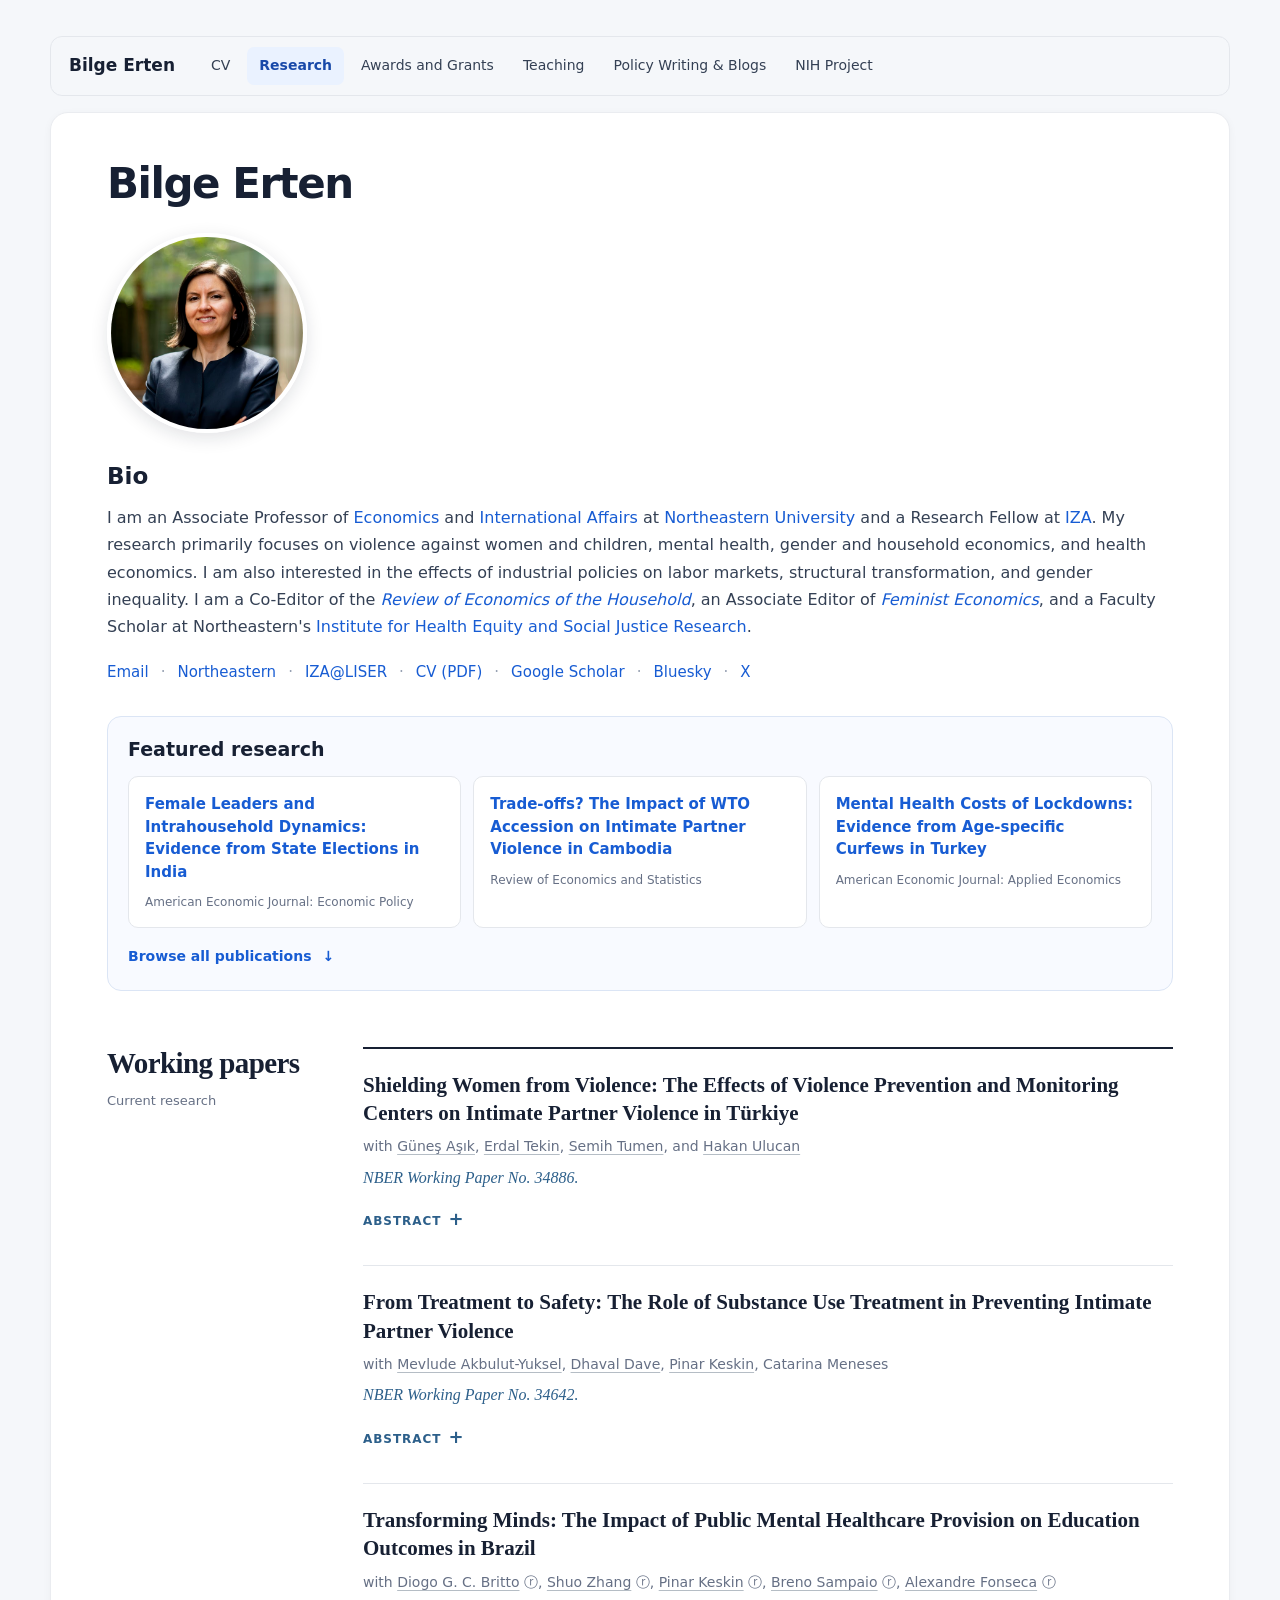
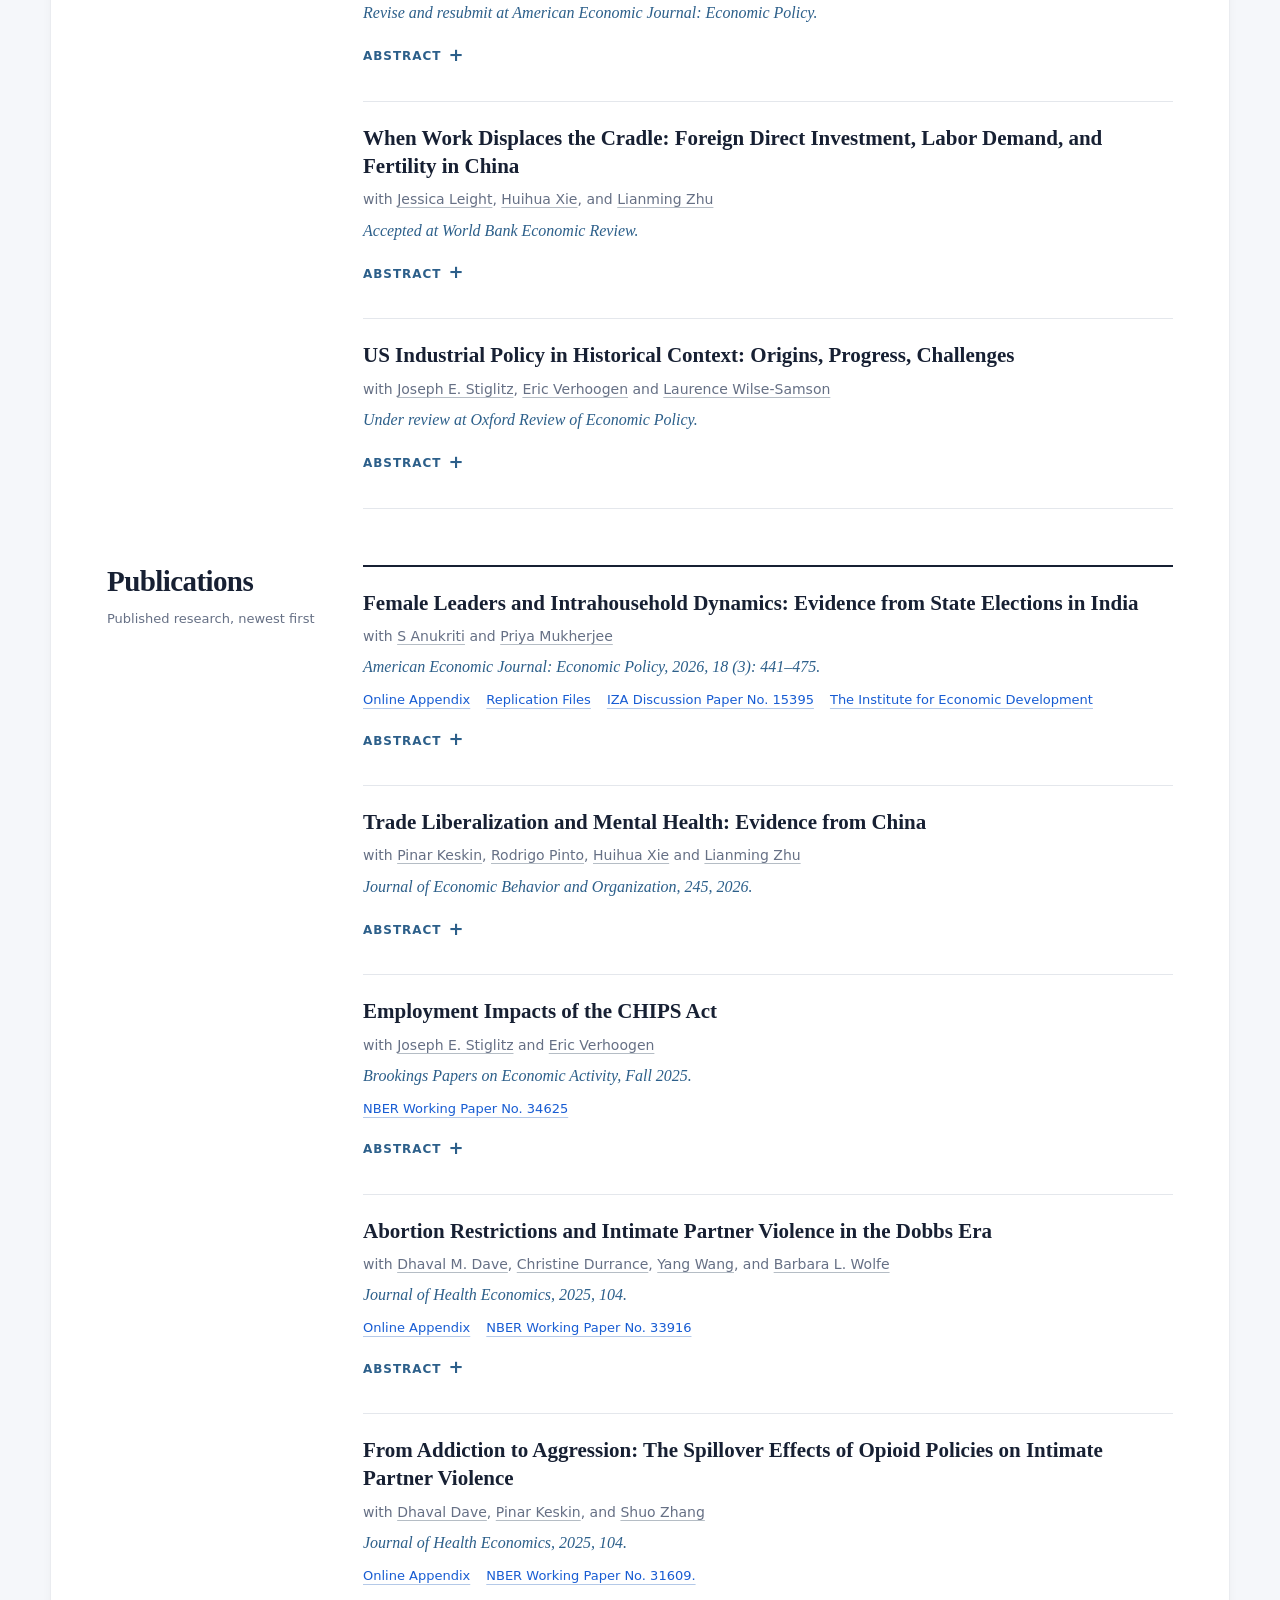
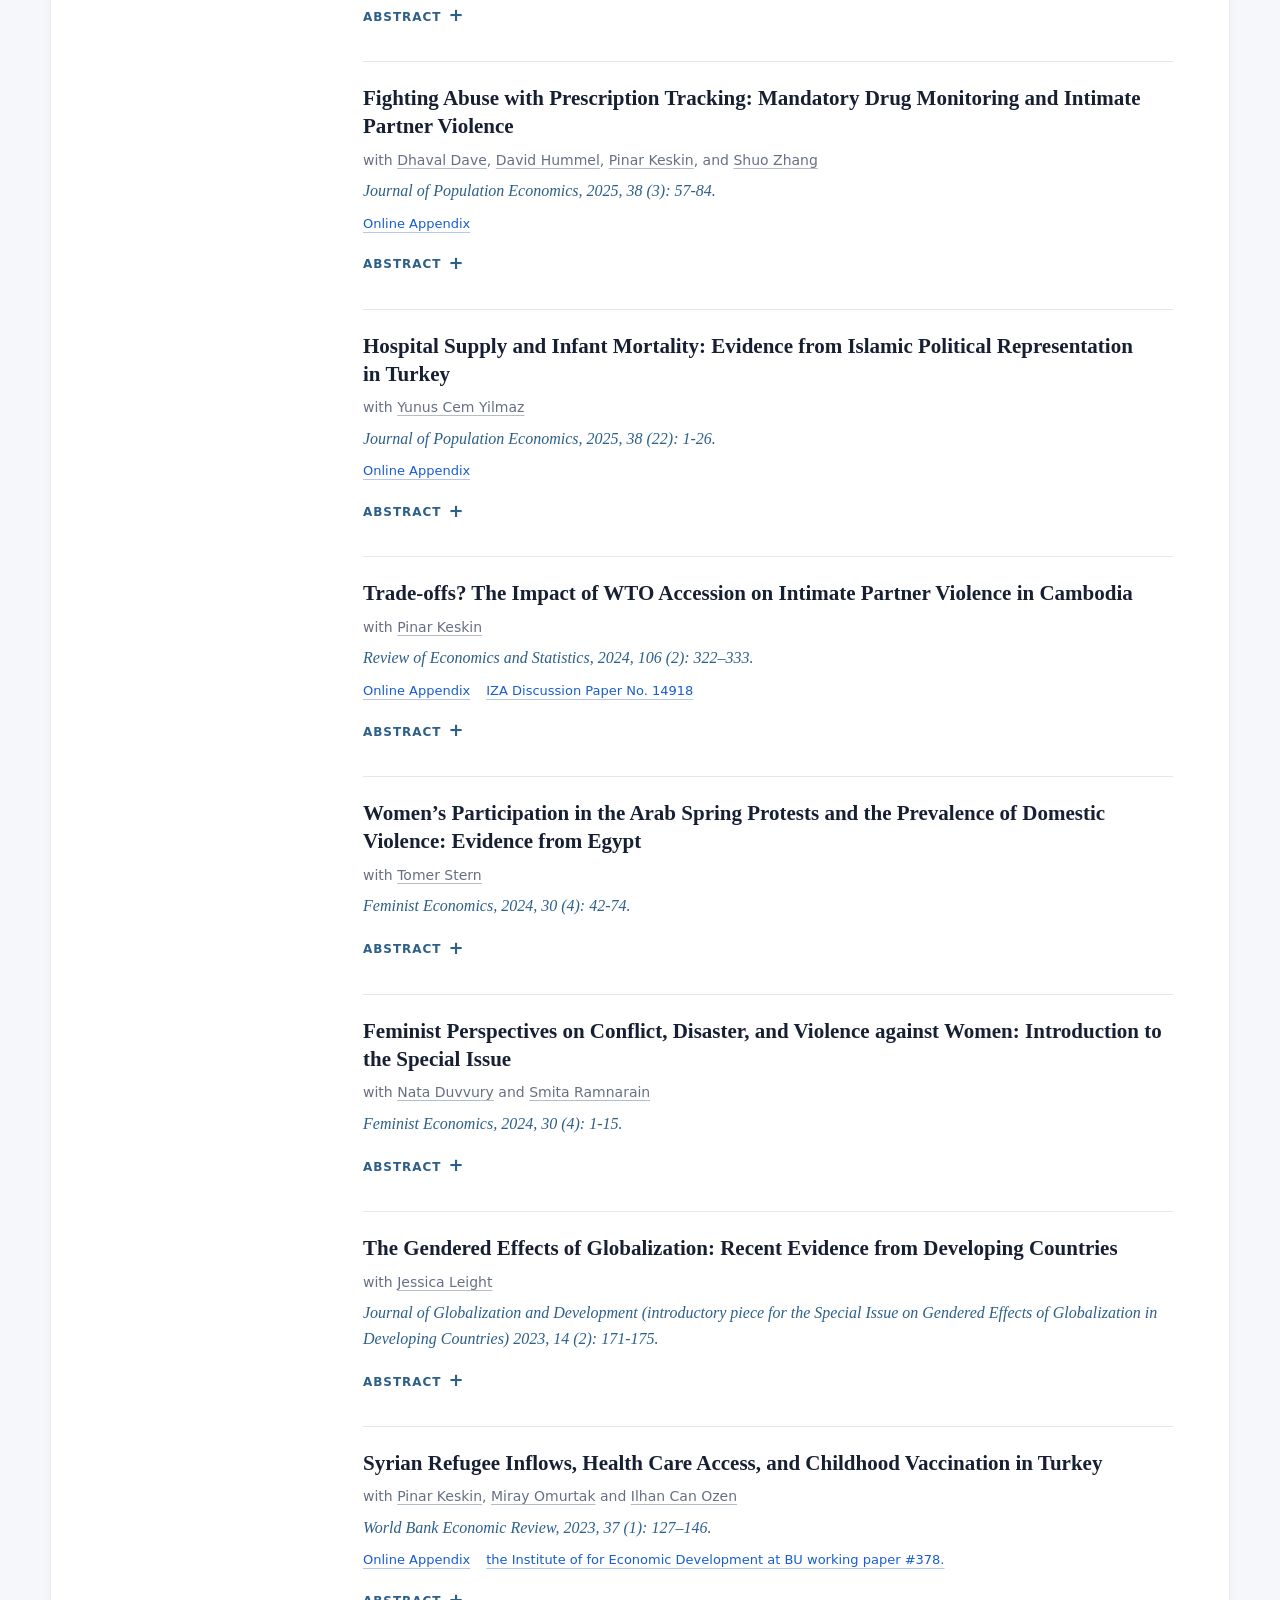
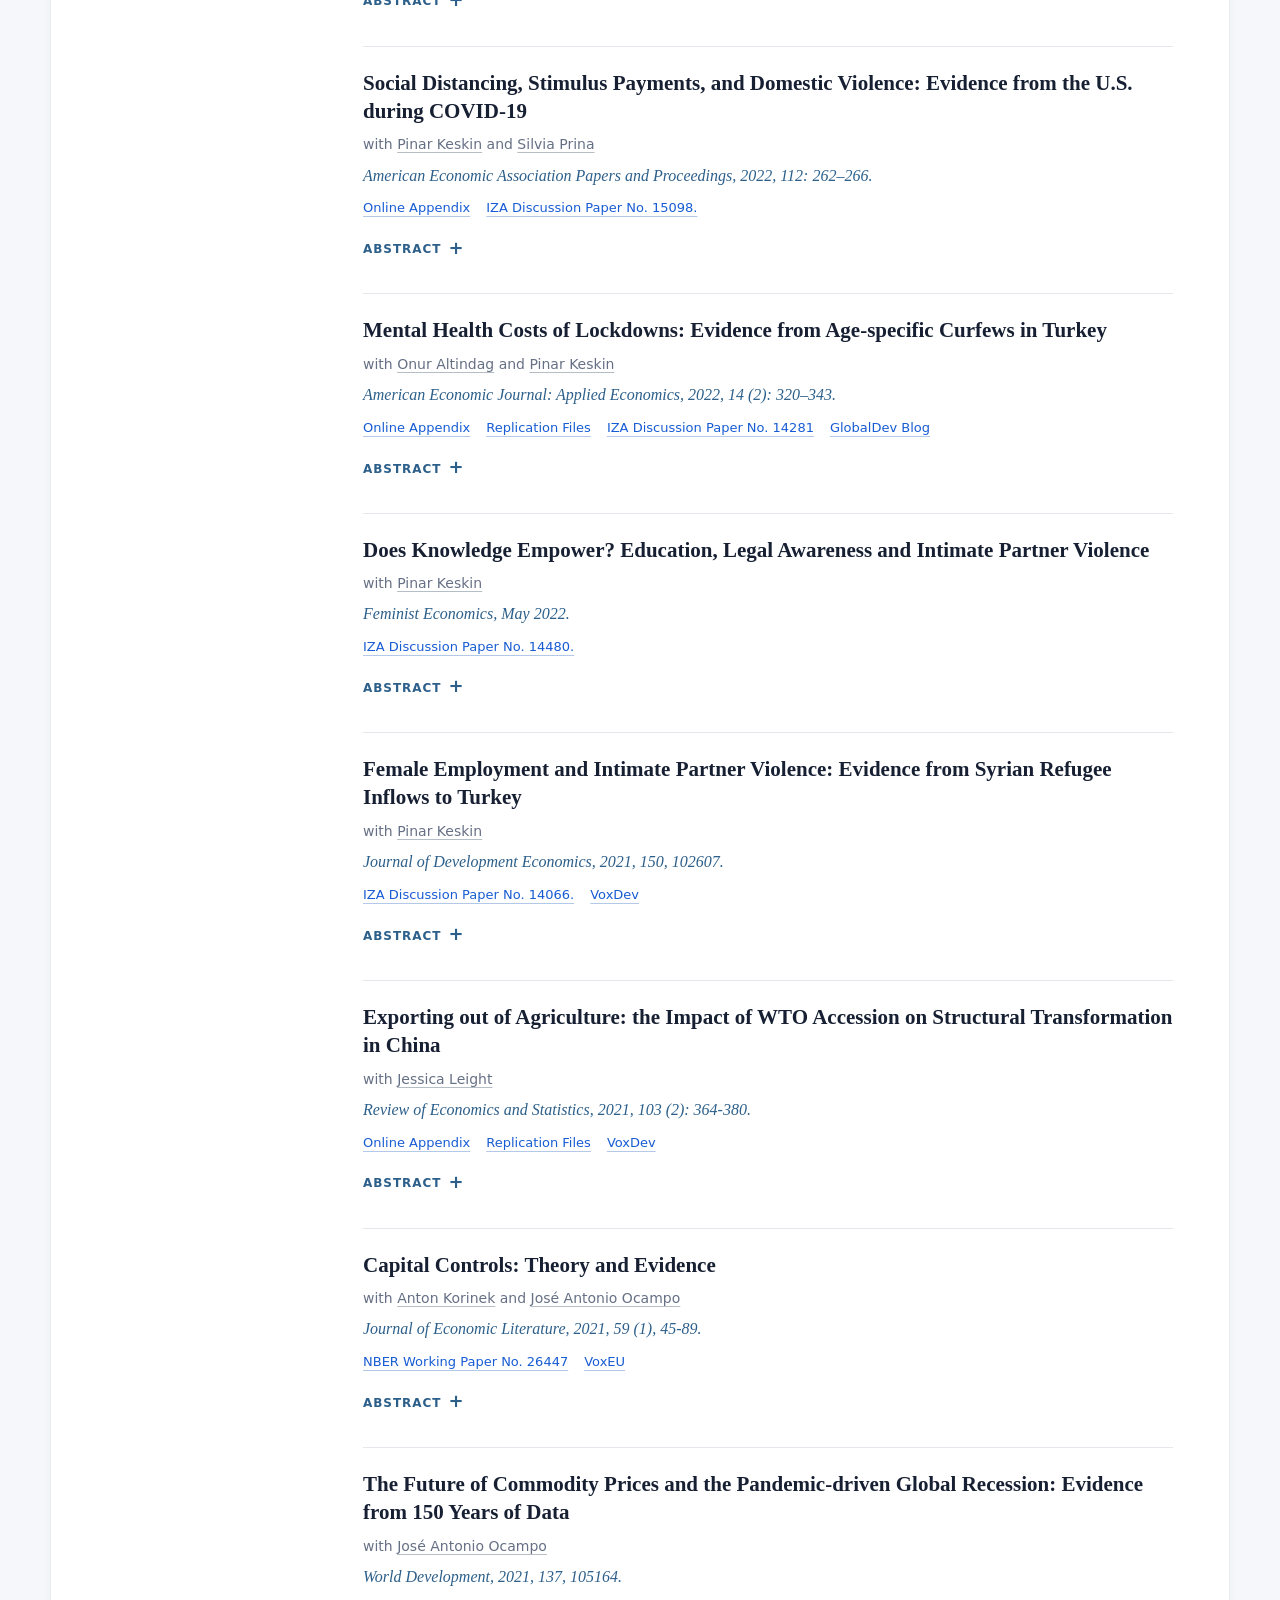
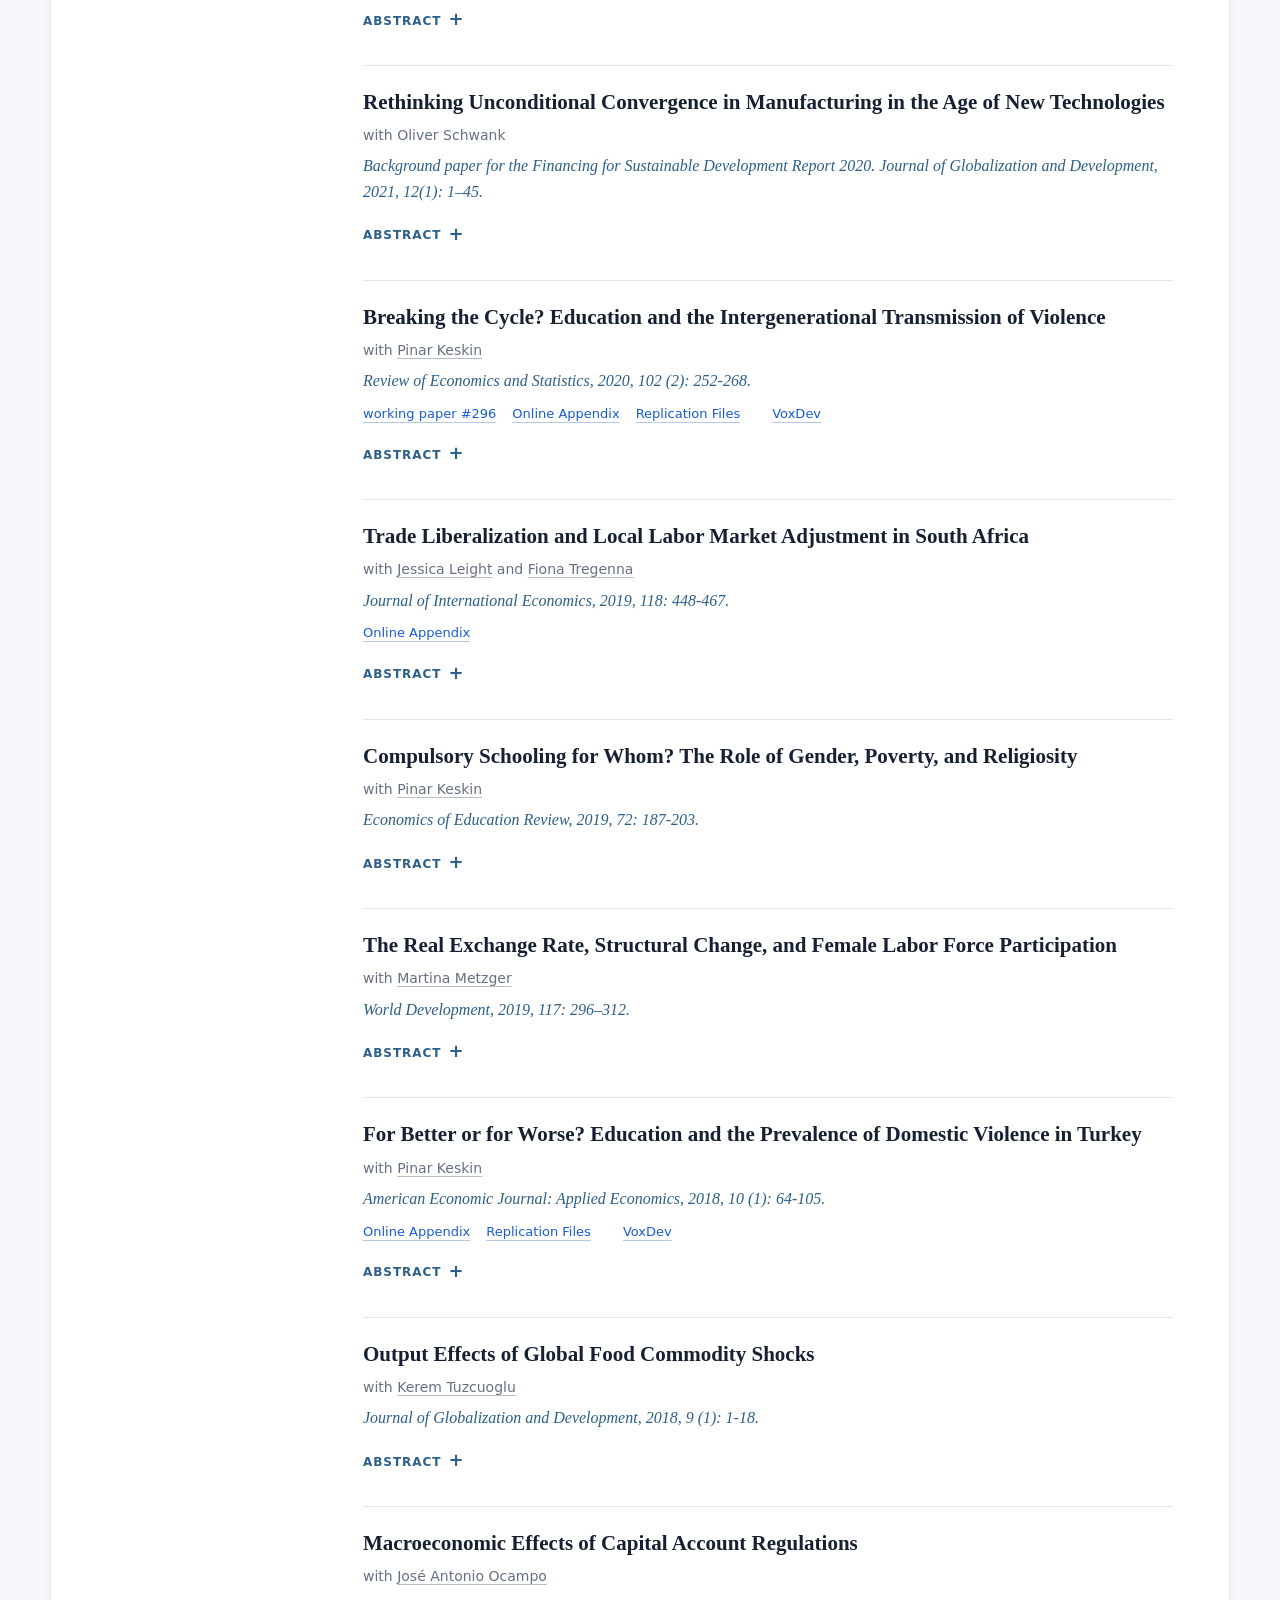
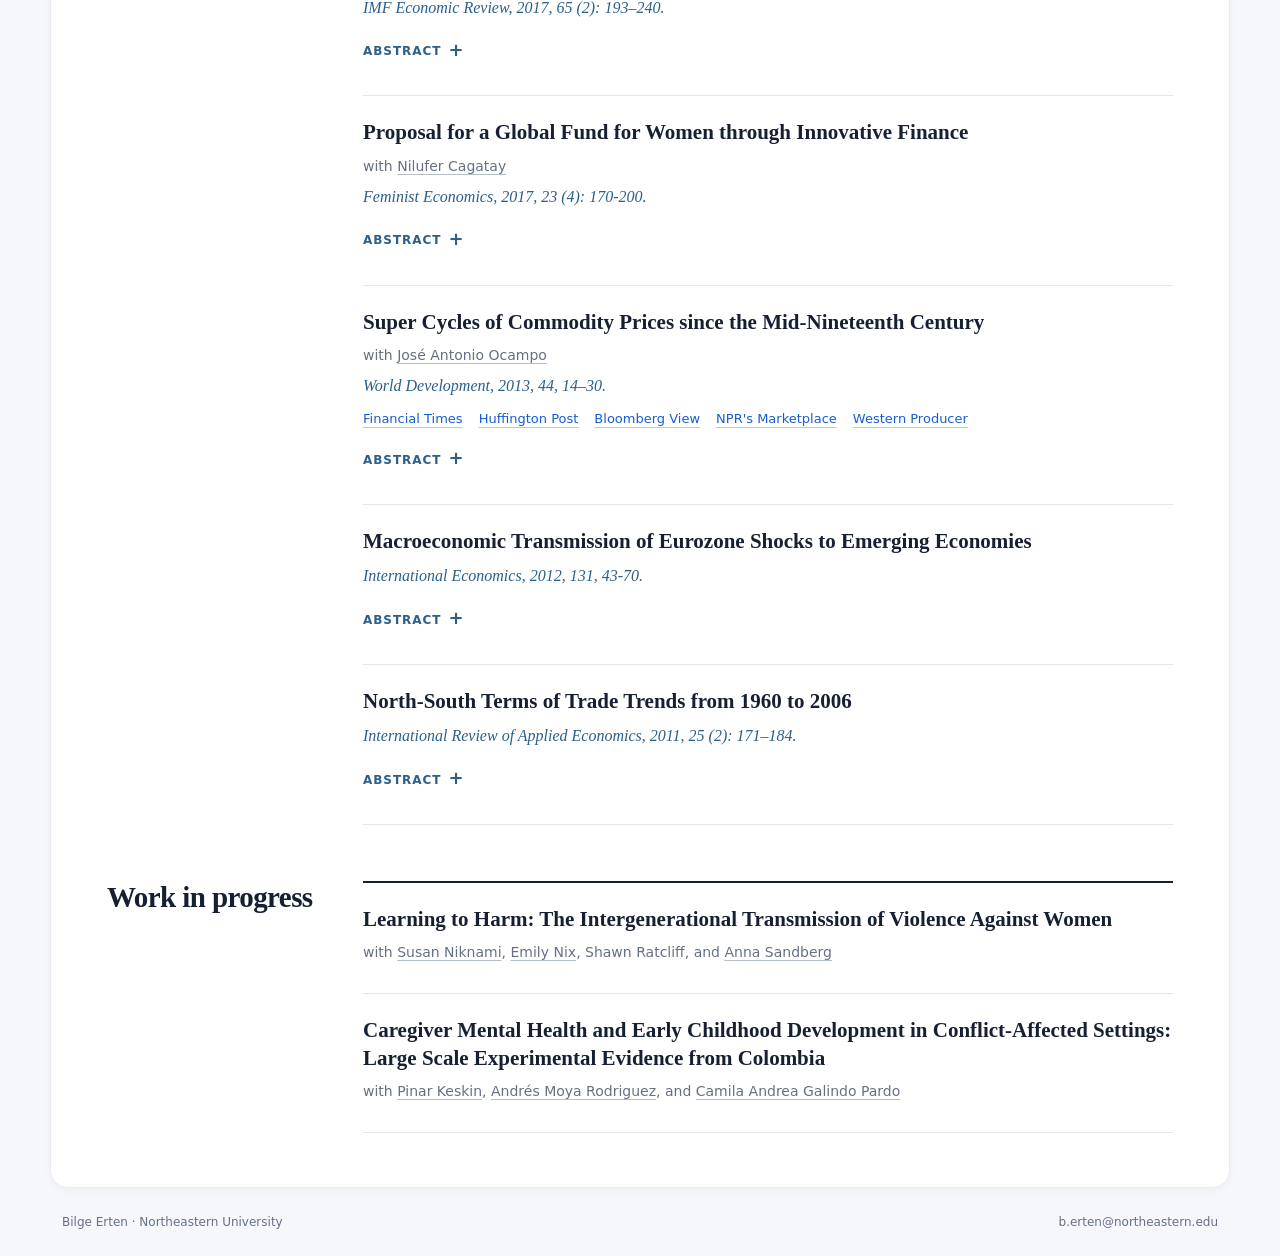
<file: index.html>
<!doctype html>
<html lang="en"><head><meta charset="utf-8"><meta name="viewport" content="width=device-width, initial-scale=1">
<title>Research | Bilge Erten</title><meta name="description" content="Bilge Erten, Associate Professor of Economics and International Affairs at Northeastern University. Research on gender, health, and development economics.">
<link rel="icon" href="images/favicon.svg" type="image/svg+xml"><link rel="stylesheet" href="style.css?v=b6641dfdb19d"></head>
<body><a class="skip-link" href="#main">Skip to content</a><div class="site-shell">
<header class="site-header"><a class="brand" href="index.html">Bilge Erten</a><nav aria-label="Main navigation"><a href="cv.html">CV</a><a href="index.html#working-papers" aria-current="page">Research</a><a href="awards-grants.html">Awards and Grants</a><a href="teaching.html">Teaching</a><a href="policy-writing.html">Policy Writing & Blogs</a><a href="nih-project.html">NIH Project</a></nav></header>
<main id="main" class="site-main"><section class="profile" aria-labelledby="profile-title"><h1 id="profile-title">Bilge Erten</h1><img class="portrait" src="images/bilge-erten.jpg" alt="Portrait of Bilge Erten" width="200" height="200"><h2>Bio</h2>
<p>I am an Associate Professor of <a href="https://cssh.northeastern.edu/economics/">Economics</a> and <a href="https://cssh.northeastern.edu/internationalaffairs/">International Affairs</a> at <a href="https://www.northeastern.edu/">Northeastern University</a> and a Research Fellow at <a href="https://www.iza.org/">IZA</a>. My research primarily focuses on violence against women and children, mental health, gender and household economics, and health economics. I am also interested in the effects of industrial policies on labor markets, structural transformation, and gender inequality. I am a Co-Editor of the <em><a href="https://link.springer.com/journal/11150">Review of Economics of the Household</a></em>, an Associate Editor of <em><a href="https://www.tandfonline.com/toc/rfec20/current">Feminist Economics</a></em>, and a Faculty Scholar at Northeastern's <a href="https://bouve.northeastern.edu/institute-of-health-equity-social-justice-research/">Institute for Health Equity and Social Justice Research</a>.</p>
<div class="profile-links"><a href="mailto:b.erten@northeastern.edu">Email</a><a href="https://cssh.northeastern.edu/faculty/bilge-erten/">Northeastern</a><a href="https://www.iza.org/person/27939/bilge-erten">IZA@LISER</a><a href="files/BILGEERTEN_CV.pdf">CV (PDF)</a><a href="https://scholar.google.com/citations?user=eOVtUqAAAAAJ&amp;hl=en">Google Scholar</a><a href="https://bsky.app/profile/bilgeerten.bsky.social">Bluesky</a><a href="https://x.com/BilgeErten">X</a></div></section>
<section class="featured" aria-labelledby="featured-heading"><h2 id="featured-heading">Featured research</h2><ul role="list"><li><a href="#female-leaders-and-intrahousehold-dynamics-evidence-from-state-elections-in-india">Female Leaders and Intrahousehold Dynamics: Evidence from State Elections in India</a><span>American Economic Journal: Economic Policy</span></li><li><a href="#trade-offs-the-impact-of-wto-accession-on-intimate-partner-violence-in-cambodia">Trade-offs? The Impact of WTO Accession on Intimate Partner Violence in Cambodia</a><span>Review of Economics and Statistics</span></li><li><a href="#mental-health-costs-of-lockdowns-evidence-from-age-specific-curfews-in-turkey">Mental Health Costs of Lockdowns: Evidence from Age-specific Curfews in Turkey</a><span>American Economic Journal: Applied Economics</span></li></ul><a class="browse" href="#publications">Browse all publications <span aria-hidden="true">↓</span></a></section><section class="collection" id="working-papers"><div class="collection-heading"><h2>Working papers</h2><p>Current research</p></div><ul class="paper-list" role="list"><li class="paper" id="shielding-women-from-violence-the-effects-of-violence-prevention-and-monitoring-centers-on-intimate-partner-violence-in-turkiye"><h3><a href="https://www.nber.org/papers/w34886">Shielding Women from Violence: The Effects of Violence Prevention and Monitoring Centers on Intimate Partner Violence in Türkiye</a></h3><p class="coauthors">with <a href="https://cepr.org/about/people/gunes-asik" class="coauthor-link">Güneş Aşık</a>, <a href="https://sites.google.com/view/etekin/home" class="coauthor-link">Erdal Tekin</a>, <a href="https://www.semihtumen.com/about.html" class="coauthor-link">Semih Tumen</a>, and <a href="https://www.nber.org/people/hakan_ulucan" class="coauthor-link">Hakan Ulucan</a></p><p class="citation">NBER Working Paper No. 34886.</p><div class="resources"></div><details class="abstract"><summary>Abstract <span class="abstract-icon" aria-hidden="true"></span><span class="sr-only"> for Shielding Women from Violence: The Effects of Violence Prevention and Monitoring Centers on Intimate Partner Violence in Türkiye</span></summary><p>Intimate partner violence remains one of the most serious threats to women&#39;s safety worldwide, yet existing evidence on the effectiveness of large-scale institutional protection systems is limited and mixed. This paper evaluates the impact of Violence Prevention and Monitoring Centers on intimate partner violence (IPV) against women in Türkiye. Exploiting the staggered rollout of centers across provinces, we find that the opening of a center reduces female homicides, particularly those perpetrated by intimate partners, by approximately 20 percent. Complementary survey evidence shows that the opening of a center also reduces women&#39;s self-reported exposure to physical IPV by 20 percent, with larger effects among younger and less-educated women. Exploring potential mechanisms, we find that centers primarily reduce violence by lowering barriers to help-seeking and improving coordination across police, legal, and social services: following the opening of a center, women become more likely to seek support from women&#39;s organizations and social services, while direct applications to prosecutors decline. We find no evidence of effects on gender attitudes, labor market outcomes, relationship status, marriage market outcomes, or mental health, suggesting violence reductions operate through improved access to protection rather than changes in norms or economic independence. The estimated effects are stronger in provinces with more gender-progressive norms and stronger institutional capacity, highlighting the importance of complementary social and institutional environments.</p></details></li><li class="paper" id="from-treatment-to-safety-the-role-of-substance-use-treatment-in-preventing-intimate-partner-violence"><h3><a href="files/ADEPM_Effects%20of%20SUTs%20on%20IPV_w34642.pdf">From Treatment to Safety: The Role of Substance Use Treatment in Preventing Intimate Partner Violence</a></h3><p class="coauthors">with <a href="https://www.dal.ca/faculty/science/economics/faculty-staff/our-faculty/professors/mevlude-akbulut-yuksel.html" class="coauthor-link">Mevlude Akbulut-Yuksel</a>, <a href="https://faculty.bentley.edu/profile/ddave" class="coauthor-link">Dhaval Dave</a>, <a href="https://pinarkeskin.com/" class="coauthor-link">Pinar Keskin</a>, Catarina Meneses</p><p class="citation">NBER Working Paper No. 34642.</p><div class="resources"></div><details class="abstract"><summary>Abstract <span class="abstract-icon" aria-hidden="true"></span><span class="sr-only"> for From Treatment to Safety: The Role of Substance Use Treatment in Preventing Intimate Partner Violence</span></summary><p>Substance use is a well-established driver of intimate partner violence (IPV), with drug-related incidents posing persistent challenges for both public health and criminal justice systems. We examine how expanding access to substance use treatment (SUT) services affects IPV in the United States by leveraging variation in the opening and closing of treatment facilities at the county level. Using administrative data on IPV incidents from the National Incident-Based Reporting System at the agency level from 1998 to 2019 combined with county-level records on treatment facility information, we implement a continuous difference-in-differences research design. Our results show that adding three SUT facilities—the average annual increase per county over the sample period—reduces drug-involved IPV by about 1.5–1.7 percent. We find no evidence of significant effects on alcohol-related or non-substance-related IPV. Staggered event-study analyses confirm parallel outcome trends, across treated and non-treated counties, prior to net facility openings and lend support to a causal interpretation of the estimates. Related evidence from SUT admissions drawn from the Treatment Episode Data Set (TEDS) shows that new centers significantly raise treatment entry, particularly among men, consistent with reduced perpetration driving the observed decline in IPV exposure. Our findings highlight the role of health services infrastructure in shaping violence-related outcomes and underscore the broader public safety benefits of investment in treatment access.</p></details></li><li class="paper" id="transforming-minds-the-impact-of-public-mental-healthcare-provision-on-education-outcomes-in-brazil"><h3><a href="files/BZEKSF_Transforming%20minds_2025.pdf">Transforming Minds: The Impact of Public Mental Healthcare Provision on Education Outcomes in Brazil</a></h3><p class="coauthors">with <a href="https://sites.google.com/site/diogobrittoecon/" class="coauthor-link">Diogo G. C. Britto</a> ⓡ, <a href="https://www.shuo-zhang.com/" class="coauthor-link">Shuo Zhang</a> ⓡ, <a href="https://pinarkeskin.com/" class="coauthor-link">Pinar Keskin</a> ⓡ, <a href="https://sites.google.com/view/brenosampaio/" class="coauthor-link">Breno Sampaio</a> ⓡ, <a href="https://sites.google.com/view/alexandrefonseca/home" class="coauthor-link">Alexandre Fonseca</a> ⓡ</p><p class="citation">Revise and resubmit at American Economic Journal: Economic Policy.</p><div class="resources"></div><details class="abstract"><summary>Abstract <span class="abstract-icon" aria-hidden="true"></span><span class="sr-only"> for Transforming Minds: The Impact of Public Mental Healthcare Provision on Education Outcomes in Brazil</span></summary><p class="abstract-note">Abstract from the December 2025 working-paper version.</p><p>We present the first causal evidence that large-scale provision of public mental health services improves educational outcomes for children. We exploit the roll-out of Juvenile Psychosocial Care Centers (CAPS), which were introduced as a community-based substitute for inpatient mental healthcare, across municipalities in Brazil. Using unique nationwide data linking multiple large administrative datasets, we find that these centers increased the provision of mental health services for children through public outpatient care. Following a juvenile CAPS opening, children in treated municipalities experienced an increase in their probability of remaining enrolled in school by up to 1.6 percentage points. These effects are concentrated among children from relatively more disadvantaged backgrounds, with mothers who have not completed high school and who live in lower-income municipalities. The increases in enrollment are more pronounced for boys, who are twice as likely to receive treatment and at younger ages due to the early onset of the mental conditions they typically experience. Our findings indicate that providing accessible mental health services through community-based centers can significantly enhance educational outcomes for children.</p></details></li><li class="paper" id="when-work-displaces-the-cradle-foreign-direct-investment-labor-demand-and-fertility-in-china"><h3><a href="https://www.jessicaleight.com/uploads/1/3/2/3/13234647/erten_et_al._fdi_liberalization.pdf">When Work Displaces the Cradle: Foreign Direct Investment, Labor Demand, and Fertility in China</a></h3><p class="coauthors">with <a href="https://www.jessicaleight.com/" class="coauthor-link">Jessica Leight</a>, <a href="https://sites.google.com/view/huihua-xie/home" class="coauthor-link">Huihua Xie</a>, and <a href="https://www.iser.osaka-u.ac.jp/en/members/faculty/7000017544" class="coauthor-link">Lianming Zhu</a></p><p class="citation">Accepted at World Bank Economic Review.</p><div class="resources"></div><details class="abstract"><summary>Abstract <span class="abstract-icon" aria-hidden="true"></span><span class="sr-only"> for When Work Displaces the Cradle: Foreign Direct Investment, Labor Demand, and Fertility in China</span></summary><p class="abstract-note">Abstract from the September 2026 working-paper version.</p><p>China’s integration into the global market is widely viewed as central to its economic development, yet evidence on its demographic effects remains limited. We leverage a novel dataset tracking industry-specific foreign direct investment (FDI) regulation in China from 1997–2011 to examine whether FDI liberalization shifts marriage and fertility. Using a shift-share policy shock at the county level linked to census data, we find that counties more exposed to liberalization experience substantial relative declines in marriage and birth rates, set against already low fertility, and a disproportionate decline in male versus female births. These effects are concentrated in rural areas and driven by symmetric transitions of men and women out of agriculture into manufacturing and services. We find no evidence that differential labor market gains for women or rising education explain the fertility decline. The results show that broad, gender-neutral globalization shocks can alter demographic patterns even in low-fertility contexts.</p></details></li><li class="paper" id="us-industrial-policy-in-historical-context-origins-progress-challenges"><h3><a href="files/US%20industrial%20policy%20in%20historical%20context.pdf">US Industrial Policy in Historical Context: Origins, Progress, Challenges</a></h3><p class="coauthors">with <a href="https://business.columbia.edu/stiglitz" class="coauthor-link">Joseph E. Stiglitz</a>, <a href="https://www.columbia.edu/~ev2124/" class="coauthor-link">Eric Verhoogen</a> and <a href="https://lwilsesamson.com/" class="coauthor-link">Laurence Wilse-Samson</a></p><p class="citation">Under review at Oxford Review of Economic Policy.</p><div class="resources"></div><details class="abstract"><summary>Abstract <span class="abstract-icon" aria-hidden="true"></span><span class="sr-only"> for US Industrial Policy in Historical Context: Origins, Progress, Challenges</span></summary><p>The CHIPS and Science Act and the Inflation Reduction Act of 2022 signaled a renewed political commitment to industrial policy in the United States, after decades of bipartisan skepticism toward state-led economic intervention. This paper places the recent revival in historical perspective by assembling a comprehensive dataset on federal US industrial policy spanning 1962 to 2024. We integrate on-budget spending, off-budget tax expenditures, and federal financial instruments to measure industrial policy consistently across sectors and time. Over time, US industrial policy shifted from visible direct subsidies toward less visible tax expenditures and indirect tools, which received less political attention despite being of comparable economic size. We also document the importance of federal credit programs, as well as high-level changes in trade protection. We compare US expenditures to those of other countries; when measured comprehensively, US expenditures as a share of GDP remain below those of several European economies and likely below those of China. Recent US legislative actions represent a renewed commitment to industrial policy rather than a sharp break with the past.</p></details></li></ul></section><section class="collection" id="publications"><div class="collection-heading"><h2>Publications</h2><p>Published research, newest first</p></div><ul class="paper-list" role="list"><li class="paper" id="female-leaders-and-intrahousehold-dynamics-evidence-from-state-elections-in-india"><h3><a href="files/Anukriti-Erten-Mukherjee%20AEJPol%202026.pdf">Female Leaders and Intrahousehold Dynamics: Evidence from State Elections in India</a></h3><p class="coauthors">with <a href="https://sites.google.com/view/s-anukriti/home" class="coauthor-link">S Anukriti</a> and <a href="https://www.iza.org/index.php/person/32640/priya-mukherjee" class="coauthor-link">Priya Mukherjee</a></p><p class="citation">American Economic Journal: Economic Policy, 2026, 18 (3): 441–475.</p><div class="resources"><a href="files/Anukriti-Erten-Mukherjee%20AEJPol%202026%20Online%20Appendix.pdf">Online Appendix</a><a href="https://reproducibility.worldbank.org/catalog/400">Replication Files</a><a href="https://www.iza.org/publications/dp/15395/womens-political-representation-and-intimate-partner-violence">IZA Discussion Paper No. 15395</a><a href="https://www.bu.edu/econ/files/2022/06/AEM_June2022.pdf">The Institute for Economic Development</a></div><details class="abstract"><summary>Abstract <span class="abstract-icon" aria-hidden="true"></span><span class="sr-only"> for Female Leaders and Intrahousehold Dynamics: Evidence from State Elections in India</span></summary><p>We study the impact of women’s political representation on the well-being of their female constituents, specifically in the domain of health. Increasing women’s political representation leads to greater public provision of reproductive health care services in rural areas. Consequently, rural women can exercise greater control over their reproductive choices through the adoption of modern contraception and increased birth spacing. However, these positive impacts are accompanied by an increase in intimate partner violence against women. The increase in spousal abuse is particularly pronounced among women whose husbands prefer to have additional sons, suggesting that the wife’s greater contraceptive use triggers marital conflict.</p></details></li><li class="paper" id="trade-liberalization-and-mental-health-evidence-from-china"><h3><a href="files/China%20Mental%20Health.pdf">Trade Liberalization and Mental Health: Evidence from China</a></h3><p class="coauthors">with <a href="https://pinarkeskin.com/" class="coauthor-link">Pinar Keskin</a>, <a href="https://www.rodrigopinto.net/" class="coauthor-link">Rodrigo Pinto</a>, <a href="https://sites.google.com/view/huihua-xie/home" class="coauthor-link">Huihua Xie</a> and <a href="https://www.iser.osaka-u.ac.jp/en/members/faculty/7000017544" class="coauthor-link">Lianming Zhu</a></p><p class="citation">Journal of Economic Behavior and Organization, 245, 2026.</p><div class="resources"></div><details class="abstract"><summary>Abstract <span class="abstract-icon" aria-hidden="true"></span><span class="sr-only"> for Trade Liberalization and Mental Health: Evidence from China</span></summary><p class="abstract-note">Abstract from the May 2025 working-paper version.</p><p>Mental health conditions pose serious challenges to children’s ability to learn and regulate their emotions, directly impacting their human capital development, with depressive disorders being among the most common. We leverage a change in international trade policy to examine how early childhood economic shocks influence adolescent mental health, with a specific focus on the prevalence of depression among teenagers in China. The United States granted China permanent normal trade relations (PNTR) in 2002, which substantially increased access of Chinese producers to U.S. market. Exploiting variation in tariff uncertainty faced by Chinese regions pre-2002, we find that the affected regions experienced a relative increase in average income per worker and structural transformation after the policy change. Children born in more exposed regions experience a significant relative improvement in their mental health outcomes during adolescence. We elucidate several potential mechanisms, including parental income, early childhood investments, and at-home care provision. We further show that selective migration, parental absence, or fertility decline are unlikely to account for the changes we document. Our findings highlight the importance of potential mental health improvements stemming from early exposure to trade reforms that expand access to global markets.</p></details></li><li class="paper" id="employment-impacts-of-the-chips-act"><h3><a href="files/ErtenStiglitz%26VerhoogenBPEAforthcoming.pdf">Employment Impacts of the CHIPS Act</a></h3><p class="coauthors">with <a href="https://business.columbia.edu/stiglitz" class="coauthor-link">Joseph E. Stiglitz</a> and <a href="https://www.columbia.edu/~ev2124/" class="coauthor-link">Eric Verhoogen</a></p><p class="citation">Brookings Papers on Economic Activity, Fall 2025.</p><div class="resources"><a href="files/ErtenStiglitz%26VerhoogenBPEAforthcoming.pdf">NBER Working Paper No. 34625</a></div><details class="abstract"><summary>Abstract <span class="abstract-icon" aria-hidden="true"></span><span class="sr-only"> for Employment Impacts of the CHIPS Act</span></summary><p>The CHIPS and Science Act, enacted in August 2022, is a key element of the revival of U.S. industrial policy. We examine the short-term employment effects of the act. Drawing on quarterly industry-bycounty data from the Quarterly Census of Employment and Wages (QCEW), we implement two countylevel difference-in-difference designs, the first comparing counties with pre-existing semiconductor facilities to other counties with high-tech industries and the second comparing counties with semiconductor fabrication facilities (which were targeted for the bulk of the CHIPS funding) to counties with non-fabrication semiconductor facilities. Using both approaches, we find robust, positive employment impacts in affected counties. The effects began at the time of the passage in the Senate of a precursor bill, in anticipation of the signing of the CHIPS Act. Our preferred estimates suggest an increase of 110 jobs per affected county in the first design and 180 jobs per affected county in the second design. We also find robust positive impacts on local construction employment. Evidence on total employment and GDP at the county level, as well as on employment in upstream input sectors, is mixed. Simple backof-the-envelope calculations (which come with caveats) suggest national direct employment effects of approximately 15,000-16,000 jobs in the core semiconductor sector and indirect effects of 28,000-35,000 jobs in related sectors.</p></details></li><li class="paper" id="abortion-restrictions-and-intimate-partner-violence-in-the-dobbs-era"><h3><a href="files/Dave_Durrance_Erten_Wang_Wolfe_JHE_2025.pdf">Abortion Restrictions and Intimate Partner Violence in the Dobbs Era</a></h3><p class="coauthors">with <a href="https://faculty.bentley.edu/profile/ddave" class="coauthor-link">Dhaval M. Dave</a>, <a href="https://lafollette.wisc.edu/people/durrance-christine/" class="coauthor-link">Christine Durrance</a>, <a href="https://yangwanghealthecon.github.io/" class="coauthor-link">Yang Wang</a>, and <a href="https://lafollette.wisc.edu/people/wolfe-barbara/" class="coauthor-link">Barbara L. Wolfe</a></p><p class="citation">Journal of Health Economics, 2025, 104.</p><div class="resources"><a href="files/Dave_Durrance_Erten_Wang_Wolfe_JHE_2025_Online_Appendix.pdf">Online Appendix</a><a href="https://www.nber.org/papers/w33916">NBER Working Paper No. 33916</a></div><details class="abstract"><summary>Abstract <span class="abstract-icon" aria-hidden="true"></span><span class="sr-only"> for Abortion Restrictions and Intimate Partner Violence in the Dobbs Era</span></summary><p>In overturning Roe v. Wade and triggering laws in many states that ban or severely restrict abortion, the Supreme Court ’s landmark 2022 Dobbs decision dramatically altered the landscape of reproductive health in the U.S. Prior research has highlighted the far-reaching impact of abortion restrictions for women and families, which extend beyond their proximate effects on abortions, births, and fertility. We provide some of the first causal evidence on how abortion restrictions in the post-Dobbs era have impacted women ’s risk of exposure to intimate partner violence (IPV). IPV is the most common form of violence experienced by women, and changes in access to abortion may generate unintended effects on various inputs (economic resources, stress, intra-household bargaining) that could affect relationship dynamics and raise the risk of IPV. Leveraging information on IPV incidents reported to law enforcement from 2017 – 2023 combined with post-Dobbs changes in county-level travel distance to abortion facilities, analyses are based on a generalized difference-in-differences approach. We find that abortion restrictions – alternately measured by the increase in travel distance and by the presence of a near-total ban – significantly increased the rate of IPV for reproductive-age women in treated counties by about seven to 10 percent. These estimates imply at least 9000 additional incidents of IPV among women in the treated “trigger ban” states, which is predicted to add over $1.24 billion in social costs.</p></details></li><li class="paper" id="from-addiction-to-aggression-the-spillover-effects-of-opioid-policies-on-intimate-partner-violence"><h3><a href="files/Dave_Erten_Keskin_Zhang_JHE_2025.pdf">From Addiction to Aggression: The Spillover Effects of Opioid Policies on Intimate Partner Violence</a></h3><p class="coauthors">with <a href="https://faculty.bentley.edu/profile/ddave" class="coauthor-link">Dhaval Dave</a>, <a href="https://pinarkeskin.com/" class="coauthor-link">Pinar Keskin</a>, and <a href="https://www.shuo-zhang.com/" class="coauthor-link">Shuo Zhang</a></p><p class="citation">Journal of Health Economics, 2025, 104.</p><div class="resources"><a href="files/Dave_Erten_Keskin_Zhang_JHE_2025_Online_Appendix.pdf">Online Appendix</a><a href="https://www.nber.org/papers/w31609">NBER Working Paper No. 31609.</a></div><details class="abstract"><summary>Abstract <span class="abstract-icon" aria-hidden="true"></span><span class="sr-only"> for From Addiction to Aggression: The Spillover Effects of Opioid Policies on Intimate Partner Violence</span></summary><p>Substance abuse is a major risk factor for intimate partner violence (IPV). We investigate how a key supply-side intervention – the abuse-deterrent reformulation of a widely-diverted opioid, OxyContin – affected IPV. Our results indicate counties with greater baseline rates of prescription opioid usage experienced relatively larger declines in IPV after OxyContin’s reformulation. The reformulation reduced IPV only in states with smaller illicit drug markets, while states with larger illicit drug markets experienced increased heroin-involved IPV due to substitution towards illicit opioids. Our results underscore the importance of identifying populations at high risk of substitution to illicit opioids and moderating this risk with evidence-based policies.</p></details></li><li class="paper" id="fighting-abuse-with-prescription-tracking-mandatory-drug-monitoring-and-intimate-partner-violence"><h3><a href="files/Dave_Erten_Hummel_Keskin_Zhang_PDMP_IPV_2025.pdf">Fighting Abuse with Prescription Tracking: Mandatory Drug Monitoring and Intimate Partner Violence</a></h3><p class="coauthors">with <a href="https://faculty.bentley.edu/profile/ddave" class="coauthor-link">Dhaval Dave</a>, <a href="https://dwh3.phd/" class="coauthor-link">David Hummel</a>, <a href="https://pinarkeskin.com/" class="coauthor-link">Pinar Keskin</a>, and <a href="https://www.shuo-zhang.com/" class="coauthor-link">Shuo Zhang</a></p><p class="citation">Journal of Population Economics, 2025, 38 (3): 57-84.</p><div class="resources"><a href="files/Dave_Erten_Hummel_Keskin_Zhang_PDMP_IPV_2025_Appendix.pdf">Online Appendix</a></div><details class="abstract"><summary>Abstract <span class="abstract-icon" aria-hidden="true"></span><span class="sr-only"> for Fighting Abuse with Prescription Tracking: Mandatory Drug Monitoring and Intimate Partner Violence</span></summary><p>The opioid crisis generates broader societal harms beyond direct health and economic effects, impacting non-users through adverse spillovers on children, families, and communities. We study the spillover effects of a supply-side policy aimed at reducing overprescription of opioids on women’s well-being by examining its effects on intimate partner violence (IPV) in the United States. Using administrative data on incidents reported to law enforcement, in conjunction with quasi-experimental variation in the adoption of stringent mandatory-access prescription drug monitoring programs, we find that these policies generate a downstream benefit for women by significantly reducing their overall exposure to IPV and IPV-involved injuries by 9 to 10%. The strongest effects are experienced by groups with higher rates of opioid consumption at baseline, including non-Hispanic Whites. Our findings also show a significant increase in heroin-involved IPV incidents, suggesting substitution into illicit drug consumption. However, since heroin-related IPV accounts for less than 1% of all incidents, its increase among highly opioid-dependent individuals does not offset the overall decline in total IPV incidents in affected states. Our results highlight the need to identify high-risk groups prone to switching to illicit opioids and to address this risk through evidence-based policies.</p></details></li><li class="paper" id="hospital-supply-and-infant-mortality-evidence-from-islamic-political-representation-in-turkey"><h3><a href="files/Erten_Yilmaz_2025.pdf">Hospital Supply and Infant Mortality: Evidence from Islamic Political Representation in Turkey</a></h3><p class="coauthors">with <a href="https://cssh.northeastern.edu/student/yunus-cem-yilmaz/" class="coauthor-link">Yunus Cem Yilmaz</a></p><p class="citation">Journal of Population Economics, 2025, 38 (22): 1-26.</p><div class="resources"><a href="files/Erten_Yilmaz_Online_Appendix_2025.pdf">Online Appendix</a></div><details class="abstract"><summary>Abstract <span class="abstract-icon" aria-hidden="true"></span><span class="sr-only"> for Hospital Supply and Infant Mortality: Evidence from Islamic Political Representation in Turkey</span></summary><p>We investigate the impact of healthcare facility supply on infant mortality by exploiting a change in local governments in Turkey as a quasi-exogenous shock to local hospital supply. Using a regression discontinuity design, we find a significant decline in infant mortality in municipalities where an Islamic mayor was barely elected. Exploring potential channels, we document a significant increase in the number and size of hospitals and health clinics in treated municipalities. Moreover, children in these municipalities are more likely to be born in government facilities, receive treatment for cough and fever, benefit from a greater number of childhood vaccinations, and have more prenatal care visits before birth. Our findings highlight that investments in public healthcare facilities in disadvantaged areas can have substantial effects on the survival of infants.</p></details></li><li class="paper" id="trade-offs-the-impact-of-wto-accession-on-intimate-partner-violence-in-cambodia"><h3><a href="files/Erten_Keskin_RESTAT_2024.pdf">Trade-offs? The Impact of WTO Accession on Intimate Partner Violence in Cambodia</a></h3><p class="coauthors">with <a href="https://pinarkeskin.com/" class="coauthor-link">Pinar Keskin</a></p><p class="citation">Review of Economics and Statistics, 2024, 106 (2): 322–333.</p><div class="resources"><a href="files/Erten_Keskin_RESTAT_2024_online_appendix.pdf">Online Appendix</a><a href="https://www.iza.org/publications/dp/14918/trade-offs-the-impact-of-wto-accession-on-intimate-partner-violence-in-cambodia">IZA Discussion Paper No. 14918</a></div><details class="abstract"><summary>Abstract <span class="abstract-icon" aria-hidden="true"></span><span class="sr-only"> for Trade-offs? The Impact of WTO Accession on Intimate Partner Violence in Cambodia</span></summary><p>We study the impact of trade-induced changes in labor market conditions on violence within the household. We exploit the local labor demand shocks generated by Cambodia’s WTO accession to assess how changes in the employment of women relative to men affected the risk of intimate partner violence. We document that men in districts facing larger tariff reductions experienced a significant decline in paid employment, whereas women in harder-hit districts increased their entry into the labor force. These changes in employment patterns triggered backlash effects by increasing intimate partner violence, without changes in marriage, fertility, psychological distress, or household consumption.</p></details></li><li class="paper" id="women-s-participation-in-the-arab-spring-protests-and-the-prevalence-of-domestic-violence-evidence-from-egypt"><h3><a href="files/Erten_Stern_2024.pdf">Women’s Participation in the Arab Spring Protests and the Prevalence of Domestic Violence: Evidence from Egypt</a></h3><p class="coauthors">with <a href="https://www.sterntomer.com/home" class="coauthor-link">Tomer Stern</a></p><p class="citation">Feminist Economics, 2024, 30 (4): 42-74.</p><div class="resources"></div><details class="abstract"><summary>Abstract <span class="abstract-icon" aria-hidden="true"></span><span class="sr-only"> for Women’s Participation in the Arab Spring Protests and the Prevalence of Domestic Violence: Evidence from Egypt</span></summary><p>During the Arab Spring protests, Egyptian women demonstrated in streets in unprecedented numbers, challenging societal norms about women’s roles and rights. Using a triple difference approach and nationally representative DHS data, this study exploits regional variation in protest intensity and women’s participation in the protests from 2011 to 2014 to examine the changes in women’s risk of experiencing domestic violence. Results show that women experienced a significant decline in their probability of experiencing physical, sexual, and psychological violence from their intimate partners in regions more exposed to women’s political participation in Arab Spring protests. Exploring potential channels, the study finds a significant increase in women’s decisionmaking power in more affected regions, without significant changes in attitudes toward domestic violence or labor market outcomes. These effects underscore the role of increased visibility of women in public spaces in empowering women and reducing their experience of intimate partner violence.</p></details></li><li class="paper" id="feminist-perspectives-on-conflict-disaster-and-violence-against-women-introduction-to-the-special-issue"><h3><a href="files/Duvvury_Erten_Ramnarain_2024.pdf">Feminist Perspectives on Conflict, Disaster, and Violence against Women: Introduction to the Special Issue</a></h3><p class="coauthors">with <a href="https://research.universityofgalway.ie/en/persons/nata-duvvury/" class="coauthor-link">Nata Duvvury</a> and <a href="https://web.uri.edu/economics/meet/smita-ramnarain/" class="coauthor-link">Smita Ramnarain</a></p><p class="citation">Feminist Economics, 2024, 30 (4): 1-15.</p><div class="resources"></div><details class="abstract"><summary>Abstract <span class="abstract-icon" aria-hidden="true"></span><span class="sr-only"> for Feminist Perspectives on Conflict, Disaster, and Violence against Women: Introduction to the Special Issue</span></summary><p>Violence against women (VAW) is widely recognized as a pervasive, global problem that is associated with poor health and economic outcomes for women and children. Women are disproportionately exposed to physical, sexual, and psychological violence during volent conflicts and political upheavals. Similarly, research on disasters indicates a disproportionate impact of such events on women and girls, with an increase in physical and sexual VAW, specific deprivations, and child marriage. This special issue is focused on providing a feminist understanding of the economic drivers and impacts of conflict and disaster on VAW, both within and outside the home. The introduction provides an overview of the contributions and interventions in this special issue, highlighting the complex links between conflict or disaster with VAW. This collection of articles also points to the large gaps in terms of integrating feminist perspectives into the international architecture for post-conflict or post-disaster aid and reconstruction.</p></details></li><li class="paper" id="the-gendered-effects-of-globalization-recent-evidence-from-developing-countries"><h3><a href="files/Erten_Leight_JGD_2023.pdf">The Gendered Effects of Globalization: Recent Evidence from Developing Countries</a></h3><p class="coauthors">with <a href="https://www.jessicaleight.com/" class="coauthor-link">Jessica Leight</a></p><p class="citation">Journal of Globalization and Development (introductory piece for the Special Issue on Gendered Effects of Globalization in Developing Countries) 2023, 14 (2): 171-175.</p><div class="resources"></div><details class="abstract"><summary>Abstract <span class="abstract-icon" aria-hidden="true"></span><span class="sr-only"> for The Gendered Effects of Globalization: Recent Evidence from Developing Countries</span></summary><p class="abstract-note">This editorial has no separate abstract. The opening overview is reproduced below.</p><p>Over the past three decades, the world has witnessed a remarkable surge in global economic integration, propelled by increased trade, higher cross-border investment flows, and greater international migration. A growing body of research documents that this ever-increasing interconnectivity has brought about important changes in developing economies, and many of these shifts also have gendered effects. Accordingly, this special issue aims to expand the body of evidence around the gender-specific impacts of globalization within the context of lower- and middleincome economies, presenting a diverse range of papers using di ff erent empirical and theoretical strategies.</p></details></li><li class="paper" id="syrian-refugee-inflows-health-care-access-and-childhood-vaccination-in-turkey"><h3><a href="files/Erten_Keskin_Omurtak_Ozen_WBER_2023.pdf">Syrian Refugee Inflows, Health Care Access, and Childhood Vaccination in Turkey</a></h3><p class="coauthors">with <a href="https://pinarkeskin.com/" class="coauthor-link">Pinar Keskin</a>, <a href="https://enre.yale.edu/profile/miray-omurtak" class="coauthor-link">Miray Omurtak</a> and <a href="https://avesis.ncc.metu.edu.tr/ilhancan" class="coauthor-link">Ilhan Can Ozen</a></p><p class="citation">World Bank Economic Review, 2023, 37 (1): 127–146.</p><div class="resources"><a href="files/Erten_Keskin_Omurtak_Ozen_WBER_2023_appendix.pdf">Online Appendix</a><a href="https://www.bu.edu/econ/files/2022/07/378-Erten_Keskin_Omurtak_Ozen_June2022.pdf">the Institute of for Economic Development at BU working paper #378.</a></div><details class="abstract"><summary>Abstract <span class="abstract-icon" aria-hidden="true"></span><span class="sr-only"> for Syrian Refugee Inflows, Health Care Access, and Childhood Vaccination in Turkey</span></summary><p>This study explores the impact of the arrival of Syrian refugees in Turkey on access to health-care resources and subsequent changes in infectious disease rates among native children. Employing a distance-based instrument, it finds that native children living in regions that received large inflows of Syrian refugees experienced an increase in their risk of catching an infectious disease compared to children in less affected regions. In contrast, there is no evidence of significant changes in the incidences of noninfectious diseases such as diabetes, cancer, or anemia. The findings also reveal that the number of health-care professionals and hospital beds per capita declined in provinces that received large refugee inflows. This study also documents a decrease in native children’s probability of being fully vaccinated in provinces that received large refugee inflows. Although contact with potentially infected refugees may increase disease spread among natives, the migration-induced supply constraints in health-care access may also worsen health outcomes in host countries.</p></details></li><li class="paper" id="social-distancing-stimulus-payments-and-domestic-violence-evidence-from-the-u-s-during-covid-19"><h3><a href="files/Erten_Keskin_Prina_2022_AEA_PP.pdf">Social Distancing, Stimulus Payments, and Domestic Violence: Evidence from the U.S. during COVID-19</a></h3><p class="coauthors">with <a href="https://pinarkeskin.com/" class="coauthor-link">Pinar Keskin</a> and <a href="https://silviaprina.com/" class="coauthor-link">Silvia Prina</a></p><p class="citation">American Economic Association Papers and Proceedings, 2022, 112: 262–266.</p><div class="resources"><a href="files/Erten_Keskin_Prina_2022_AEA_PP_Online_Appendix.pdf">Online Appendix</a><a href="https://www.iza.org/publications/dp/15098/social-distancing-stimulus-payments-and-domestic-violence-evidence-from-the-us-during-covid-19">IZA Discussion Paper No. 15098.</a></div><details class="abstract"><summary>Abstract <span class="abstract-icon" aria-hidden="true"></span><span class="sr-only"> for Social Distancing, Stimulus Payments, and Domestic Violence: Evidence from the U.S. during COVID-19</span></summary><p class="abstract-note">Abstract from the July 2021 working-paper version.</p><p>We examine the effects of government-mandated or self-imposed social distancing in response to the COVID-19 pandemic on the reporting of domestic violence to the police in the United States. Using a large dataset of daily domestic violence calls from 31 police departments for the January–September 2020 period (compared to 2019), we find that the early spike in police calls from the beginning of social distancing disappears around mid-April. This timing coincides with the beginning of the distribution of CARES Act stimulus payments. We observe that domestic violence calls for areas with higher concentration of Hispanics and noncitizens remain elevated even after this period. It is possible that these groups faced greater barriers in accessing the social welfare system. These results underscore the importance of improved access to social safety net programs in combating domestic violence and reconcile earlier findings in the literature of mixed evidence of the impact of COVID-19-induced social distancing on domestic violence.</p></details></li><li class="paper" id="mental-health-costs-of-lockdowns-evidence-from-age-specific-curfews-in-turkey"><h3><a href="files/Altindag_Erten_Keskin_AEJApp_2022.pdf">Mental Health Costs of Lockdowns: Evidence from Age-specific Curfews in Turkey</a></h3><p class="coauthors">with <a href="https://onuraltindag.info/" class="coauthor-link">Onur Altindag</a> and <a href="https://pinarkeskin.com/" class="coauthor-link">Pinar Keskin</a></p><p class="citation">American Economic Journal: Applied Economics, 2022, 14 (2): 320–343.</p><div class="resources"><a href="files/Altindag_Erten_Keskin_AEJApp_2022_Online_Appendix.pdf">Online Appendix</a><a href="https://www.openicpsr.org/openicpsr/project/131981/version/V1/view">Replication Files</a><a href="https://ftp.iza.org/dp14281.pdf">IZA Discussion Paper No. 14281</a><a href="http://globaldev.blog/blog/mental-health-costs-lockdowns-evidence-curfews-turkey">GlobalDev Blog</a></div><details class="abstract"><summary>Abstract <span class="abstract-icon" aria-hidden="true"></span><span class="sr-only"> for Mental Health Costs of Lockdowns: Evidence from Age-specific Curfews in Turkey</span></summary><p>Using a strict, age-specific lockdown order for adults aged 65 and older in Turkey, we examine the mental health consequences of an extended period of tight mobility restrictions on senior adults. Adopting a regression discontinuity design, we find that the curfew-induced decline in mobility substantially worsened mental health outcomes, including somatic and nonsomatic symptoms of mental distress (approximately 0.2 standard deviation). Exploring potential channels, we document an increase in social and physical isolation, with no evidence of robust changes in labor market outcomes or intrahousehold conflict for this subpopulation.</p></details></li><li class="paper" id="does-knowledge-empower-education-legal-awareness-and-intimate-partner-violence"><h3><a href="files/Erten_Keskin_FE_2022.pdf">Does Knowledge Empower? Education, Legal Awareness and Intimate Partner Violence</a></h3><p class="coauthors">with <a href="https://pinarkeskin.com/" class="coauthor-link">Pinar Keskin</a></p><p class="citation">Feminist Economics, May 2022.</p><div class="resources"><a href="https://ftp.iza.org/dp14480.pdf">IZA Discussion Paper No. 14480.</a></div><details class="abstract"><summary>Abstract <span class="abstract-icon" aria-hidden="true"></span><span class="sr-only"> for Does Knowledge Empower? Education, Legal Awareness and Intimate Partner Violence</span></summary><p>This article exploits the rollout of the 1997 Basic Education Program in Turkey, a reform that extended compulsory school attendance, to estimate the causal effects of education on women’s awareness of laws designed to reduce gender inequality and prevent domestic violence. The study implements a regressiondiscontinuity design and finds that the additional years of schooling improved women’s legal awareness. Women exposed to the education reform were more likely to have heard about the new laws and services through newspapers, journals, or books. However, despite these improvements, the study finds no evidence of a significant change in the risk of women experiencing domestic violence or their ability to quit abusive relationships.</p></details></li><li class="paper" id="female-employment-and-intimate-partner-violence-evidence-from-syrian-refugee-inflows-to-turkey"><h3><a href="files/Erten_Keskin_FemaleemploymentandIPV.pdf">Female Employment and Intimate Partner Violence: Evidence from Syrian Refugee Inflows to Turkey</a></h3><p class="coauthors">with <a href="https://pinarkeskin.com/" class="coauthor-link">Pinar Keskin</a></p><p class="citation">Journal of Development Economics, 2021, 150, 102607.</p><div class="resources"><a href="files/Erten_Keskin_IZA_2021.pdf">IZA Discussion Paper No. 14066.</a><a href="https://voxdev.org/topic/labour-markets-migration/female-employment-and-intimate-partner-violence-turkey">VoxDev</a></div><details class="abstract"><summary>Abstract <span class="abstract-icon" aria-hidden="true"></span><span class="sr-only"> for Female Employment and Intimate Partner Violence: Evidence from Syrian Refugee Inflows to Turkey</span></summary><p>We investigate the impact of female employment on intimate partner violence by exploiting the differential arrivals of Syrian refugees across Turkish provinces as an exogenous labor market shock. By employing a distance-based instrument, we find that refugee inflows caused a decline in female employment with no significant impact on male employment. This decline led to a reduction in intimate partner violence, without changes in partner characteristics, gender attitudes, co-residence patterns, or division of labor. Our results are consistent with instrumental theories of violence: a decline in female earning opportunities reduces the incentives of men to use violence for rent extraction.</p></details></li><li class="paper" id="exporting-out-of-agriculture-the-impact-of-wto-accession-on-structural-transformation-in-china"><h3><a href="files/Erten_Leight_RESTAT_2021.pdf">Exporting out of Agriculture: the Impact of WTO Accession on Structural Transformation in China</a></h3><p class="coauthors">with <a href="https://www.jessicaleight.com/" class="coauthor-link">Jessica Leight</a></p><p class="citation">Review of Economics and Statistics, 2021, 103 (2): 364-380.</p><div class="resources"><a href="files/Erten_Leight_RESTAT_2021_Online_Appendix.pdf">Online Appendix</a><a href="https://dataverse.harvard.edu/dataset.xhtml?persistentId=doi:10.7910/DVN/AHDBLV">Replication Files</a><a href="https://voxdev.org/topic/firms-trade/impact-wto-accession-structural-transformation-china">VoxDev</a></div><details class="abstract"><summary>Abstract <span class="abstract-icon" aria-hidden="true"></span><span class="sr-only"> for Exporting out of Agriculture: the Impact of WTO Accession on Structural Transformation in China</span></summary><p>This paper analyzes the effect of China’s accession to the World Trade Organization in 2001 on structural transformation at the local level, exploiting cross-sectional variation in tariff uncertainty faced by county economies pre-2001. Using a new panel of 1,800 Chinese counties from 1996 to 2013, we find that counties more exposed to the reduction in tariff uncertainty postaccession are characterized by increased exports and foreign direct investment, shrinking agricultural sectors, expanding secondary sectors, and higher total and per capita GDP. In addition, when labor substitutes from nonagricultural to agricultural production in counties exposed to positive trade shocks, agricultural output declines.</p></details></li><li class="paper" id="capital-controls-theory-and-evidence"><h3><a href="files/CapitalControlsJEL.pdf">Capital Controls: Theory and Evidence</a></h3><p class="coauthors">with <a href="https://www.korinek.com/Home" class="coauthor-link">Anton Korinek</a> and <a href="https://globalcenters.columbia.edu/jose-antonio-ocampo" class="coauthor-link">José Antonio Ocampo</a></p><p class="citation">Journal of Economic Literature, 2021, 59 (1), 45-89.</p><div class="resources"><a href="files/Erten%20et%20al.%20NBER%202020.pdf">NBER Working Paper No. 26447</a><a href="https://voxeu.org/article/managing-capital-flows-emerging-markets">VoxEU</a></div><details class="abstract"><summary>Abstract <span class="abstract-icon" aria-hidden="true"></span><span class="sr-only"> for Capital Controls: Theory and Evidence</span></summary><p>This paper synthesizes recent advances in the theoretical and empirical literature on capital controls. We start by observing that international capital flows have both benefits and costs, but some of these are not internalized by individual actors and thus constitute externalities. The theoretical literature has identified pecuniary externalities and aggregate demand externalities that respectively contribute to financial instability and recessions. These externalities provide a natural rationale for countercyclical capital controls that lean against boom and bust cycles in international capital flows. The empirical literature has developed several measures of capital controls to capture different aspects of capital account openness. We evaluate the strengths and weaknesses of different measures and provide an overview of the empirical findings on the effectiveness of capital controls in addressing the externalities identified by the theory literature, that is, in reducing financial fragility and enhancing macroeconomic stability. We also discuss strategies to deal with the endogeneity of capital controls in such statistical exercises. We conclude by providing an overview of the historical and current debates on the role of capital controls in macroeconomic management and their relationship to the academic literature.</p></details></li><li class="paper" id="the-future-of-commodity-prices-and-the-pandemic-driven-global-recession-evidence-from-150-years-of-data"><h3><a href="files/Erten_Ocampo_2020.pdf">The Future of Commodity Prices and the Pandemic-driven Global Recession: Evidence from 150 Years of Data</a></h3><p class="coauthors">with <a href="https://globalcenters.columbia.edu/jose-antonio-ocampo" class="coauthor-link">José Antonio Ocampo</a></p><p class="citation">World Development, 2021, 137, 105164.</p><div class="resources"></div><details class="abstract"><summary>Abstract <span class="abstract-icon" aria-hidden="true"></span><span class="sr-only"> for The Future of Commodity Prices and the Pandemic-driven Global Recession: Evidence from 150 Years of Data</span></summary><p>The pandemic-driven global recession has already triggered a rapid decline in global commodity prices, particularly of energy products. This is taking place on top of a downward trend in commodity prices that was already underway. Yet it remains unclear how long this decline will last given the uncertainty about the global recession. In this comment, we provide an overview of evidence using 150 years of data on commodity prices and global output. Commodity prices have experienced trends as well as four longterm cycles (‘‘super cycles”) since the late 19th century, with the latter dependent on world demand. Although recent trends have been diverse, the two recent super cycles have been synchronized. The last one started at the turn of the century and had its peak in the early 2010s. Future trends would be determined by the weakness of global aggregate demand, changes in the global energy economy to mitigate climate change, and the weight of sub-Saharan Africa population on tropical commodities.</p></details></li><li class="paper" id="rethinking-unconditional-convergence-in-manufacturing-in-the-age-of-new-technologies"><h3><a href="files/Erten_Schwank_2021.pdf">Rethinking Unconditional Convergence in Manufacturing in the Age of New Technologies</a></h3><p class="coauthors">with Oliver Schwank</p><p class="citation">Background paper for the Financing for Sustainable Development Report 2020. Journal of Globalization and Development, 2021, 12(1): 1–45.</p><div class="resources"></div><details class="abstract"><summary>Abstract <span class="abstract-icon" aria-hidden="true"></span><span class="sr-only"> for Rethinking Unconditional Convergence in Manufacturing in the Age of New Technologies</span></summary><p>We revisit unconditional convergence within manufacturing with a focus on differences in technology intensity across industries. For Latin American and Sub- Saharan African economies, we observe tha t low-technology and medium-technology intensive industries experience a signific antly slower convergence in comparison to high-technology intensive ones. In contr ast, we find no evidence of a significant differential for low-technology industries ’ convergence in Asian economies, and if anything, we see that medium-technology intensive sectors experience a faster convergence than high-technology industries. In developed economies, we observe that while low-technology industries experience a slightly slower convergence, medium-technology industries converge at similar rates to high-technology industries. We also find that these differenc es emerge during the period of increased global integration, which exposed develo ping economies to increased competition both from advanced markets and fast indust rializers within the developing world. Finally, we show that differential convergence patterns are stronger after the peak of manufacturing employment share has been reached. We discuss the implications of these trends for the future of development policy making.</p></details></li><li class="paper" id="breaking-the-cycle-education-and-the-intergenerational-transmission-of-violence"><h3><a href="files/Erten_Keskin_RESTAT_2020.pdf">Breaking the Cycle? Education and the Intergenerational Transmission of Violence</a></h3><p class="coauthors">with <a href="https://pinarkeskin.com/" class="coauthor-link">Pinar Keskin</a></p><p class="citation">Review of Economics and Statistics, 2020, 102 (2): 252-268.</p><div class="resources"><a href="http://www.bu.edu/econ/files/2012/11/Erten_Keskin_VAC_Nov2017.pdf">working paper #296</a><a href="files/Erten_Keskin_Online_Appendix_RESTAT_2020.pdf">Online Appendix</a><a href="https://dataverse.harvard.edu/dataset.xhtml?persistentId=doi:10.7910/DVN/YUI2BC">Replication Files</a><a href="https://voxdev.org/topic/health-education/education-and-domestic-violence-turkey"></a><a href="https://voxdev.org/topic/health-education/education-and-domestic-violence-turkey">VoxDev</a></div><details class="abstract"><summary>Abstract <span class="abstract-icon" aria-hidden="true"></span><span class="sr-only"> for Breaking the Cycle? Education and the Intergenerational Transmission of Violence</span></summary><p>We estimate the causal effects of education on the intergenerational transmission of violence against children by exploiting an extension of compulsory schooling in Turkey. Using a regression-discontinuity design, we find that the reform increased maternal education by one year, with stronger effects for women raised in rural areas. The increase in education among rural women led to a reduction in the perpetration of child physical abuse but only by mothers who were physically abused by their own families during childhood. Exploring potential channels, we document that these women were also more likely to experience improved mental health outcomes.</p></details></li><li class="paper" id="trade-liberalization-and-local-labor-market-adjustment-in-south-africa"><h3><a href="files/Erten_Leight_Tregenna_SA_trade.pdf">Trade Liberalization and Local Labor Market Adjustment in South Africa</a></h3><p class="coauthors">with <a href="https://www.jessicaleight.com/" class="coauthor-link">Jessica Leight</a> and <a href="https://www.soas.ac.uk/about/fiona-tregenna" class="coauthor-link">Fiona Tregenna</a></p><p class="citation">Journal of International Economics, 2019, 118: 448-467.</p><div class="resources"><a href="files/Online%20appendix.pdf">Online Appendix</a></div><details class="abstract"><summary>Abstract <span class="abstract-icon" aria-hidden="true"></span><span class="sr-only"> for Trade Liberalization and Local Labor Market Adjustment in South Africa</span></summary><p>Despite a large literature analyzing trade liberalization in developing countries, little evidence exists around its effects in sub-Saharan African economies characterized by high levels of baseline unemployment and weak manufacturing sectors. Using a local labor market approach, we investigate the causal effects of tariff reforms implemented in South Africa between 1994 and 2004 on labor market outcomes at the individual level. More specifically, we construct a district-level measure of exposure to tariff reductions equal to a weighted average of industry tariffs using baseline industry shares as weights, and estimate the effect of this shock on local economies. We find that workers in districts facing larger tariff reductions experience a significant decline in both formal and informal employment in the tradable sector, driven primarily by a decline in manufacturing employment, relative to workers in districts less exposed to these reductions. There is no evidence of any significant effect on wages for those who remain employed. However, displaced workers do not show any evidence of transitions into other sectors, or migration to less affected regions; rather, they are more likely to become discouraged workers or exit the labor force entirely, and show an increased probability of accessing government transfers.</p></details></li><li class="paper" id="compulsory-schooling-for-whom-the-role-of-gender-poverty-and-religiosity"><h3><a href="files/Erten_Keskin_EER.pdf">Compulsory Schooling for Whom? The Role of Gender, Poverty, and Religiosity</a></h3><p class="coauthors">with <a href="https://pinarkeskin.com/" class="coauthor-link">Pinar Keskin</a></p><p class="citation">Economics of Education Review, 2019, 72: 187-203.</p><div class="resources"></div><details class="abstract"><summary>Abstract <span class="abstract-icon" aria-hidden="true"></span><span class="sr-only"> for Compulsory Schooling for Whom? The Role of Gender, Poverty, and Religiosity</span></summary><p>We exploit an extension of compulsory schooling in Turkey to identify which population segments that otherwise would not have attended high school complied with the law and which type of schools they chose to attend. By adopting a regression discontinuity design, we find that the reform increased high school attendance for both boys and girls. The main compliers with the reform among boys were those who would have participated in paid employment prior to the change in law. Conversely, female compliers would have likely not been in education, employment, or training (NEET), or they could have been employed in unpaid work. Although regional poverty rates do not affect the compliance rates for boys or girls, we find that the reform had a positive impact on girls’ high school attendance only in more religiously conservative regions, and that the NEET status of girls in these regions declined. Finally, we find that the marginal students chose to attend vocational high schools, as opposed to academic high schools. We provide some suggestive evidence showing that the increase in vocational school attendance was not driven by an increase in the supply of these schools.</p></details></li><li class="paper" id="the-real-exchange-rate-structural-change-and-female-labor-force-participation"><h3><a href="files/Erten_Metzger_17_edited.pdf">The Real Exchange Rate, Structural Change, and Female Labor Force Participation</a></h3><p class="coauthors">with <a href="https://www.hwr-berlin.de/en/prof/martina-metzger" class="coauthor-link">Martina Metzger</a></p><p class="citation">World Development, 2019, 117: 296–312.</p><div class="resources"></div><details class="abstract"><summary>Abstract <span class="abstract-icon" aria-hidden="true"></span><span class="sr-only"> for The Real Exchange Rate, Structural Change, and Female Labor Force Participation</span></summary><p>While a large literature examines the role of fiscal policy in reducing gender gaps in labor market outcomes, scant evidence exists for the role of monetary and exchange rate policies in doing so. Recent studies have shown that targeting an undervalued real exchange rate stimulates economic growth by expanding tradable sector output. We examine whether such growth reduces gender gaps in labor force participation by improving labor market opportunities for women. Using a comprehensive cross-country dataset from 1960 to 2015 for a maximum of 103 countries, we test whether there is a robust relationship between currency undervaluation and female labor force participation. We find that countries that maintain an undervalued real exchange rate realize an increase in female labor force participation, and a corresponding decline in the difference between male and female labor force participation rates. This finding is particularly pertinent for developing countries and is robust to various specification checks as well as different estimation techniques. We also provide suggestive evidence that the operative channel is an expansion of female employment in manufacturing and industrial sectors. Our findings have important policy implications, particularly for countries in earlier stages of their development. Our results indicate that the positive effect of undervaluation on female labor force participation is stronger in developing countries, implying that there may be opportunities for interventions to target a more undervalued real exchange rate in these countries. Hence, competitive exchange rate policies matter not only for raising long-term growth potential, but also for reducing longstanding gender disparities in labor force participation.</p></details></li><li class="paper" id="for-better-or-for-worse-education-and-the-prevalence-of-domestic-violence-in-turkey"><h3><a href="files/Keskin_Erten_full.pdf">For Better or for Worse? Education and the Prevalence of Domestic Violence in Turkey</a></h3><p class="coauthors">with <a href="https://pinarkeskin.com/" class="coauthor-link">Pinar Keskin</a></p><p class="citation">American Economic Journal: Applied Economics, 2018, 10 (1): 64-105.</p><div class="resources"><a href="files/Erten_Keskin_AEJApplied2018_online_appendix.pdf">Online Appendix</a><a href="files/domestic_violence_replication.zip">Replication Files</a><a href="https://voxdev.org/topic/health-education/education-and-domestic-violence-turkey"></a><a href="https://voxdev.org/topic/health-education/education-and-domestic-violence-turkey">VoxDev</a></div><details class="abstract"><summary>Abstract <span class="abstract-icon" aria-hidden="true"></span><span class="sr-only"> for For Better or for Worse? Education and the Prevalence of Domestic Violence in Turkey</span></summary><p>We exploit a change in the compulsory schooling law in Turkey to estimate the causal effects of education on the prevalence of domestic violence. By adopting a regression discontinuity design, we find that the reform increased women’s schooling by one year to one-anda-half years and improved their labor market outcomes, with particularly strong effects for women raised in rural areas. The increase in education among rural women led to an increase in self-reported psychological violence and financial control behavior, without changes in physical violence, partner characteristics, or women’s attitudes towards such violence.</p></details></li><li class="paper" id="output-effects-of-global-food-commodity-shocks"><h3><a href="files/Erten_Tuzcuoglu_Global_Food_Shocks.pdf">Output Effects of Global Food Commodity Shocks</a></h3><p class="coauthors">with <a href="https://sites.google.com/view/keremtuzcuoglu" class="coauthor-link">Kerem Tuzcuoglu</a></p><p class="citation">Journal of Globalization and Development, 2018, 9 (1): 1-18.</p><div class="resources"></div><details class="abstract"><summary>Abstract <span class="abstract-icon" aria-hidden="true"></span><span class="sr-only"> for Output Effects of Global Food Commodity Shocks</span></summary><p>The dramatic fluctuations in global food prices over the past two decades have generated significant concern about their destabilizing macroeconomic effects. While the pass-through effects of international food prices on domestic prices have been widely documented, these estimates have not taken into account reverse causality, omitted variable bias, or differences in sources of international food price fluctuations. We use sign restrictions to identify relevant demand and supply shocks that explain the volatility in global food prices. We quantify their dynamic effects on several components of food exporters ’ and food importers ’ domestic output, including household consumption, government consumption, investment, and net exports. Our findings reveal that identifying the sources of the shocks driving global food prices is crucial to evaluating their domestic effects. Expansions in global economic activity that increase global food prices stimulate the domestic output of both food-importing and food-exporting economies; however, disruptions in global food commodity markets that lead to rising real food prices have large contractionary effects for food importers due to deteriorating trade balances and falling household consumption. We also document that the adverse effects of unfavorable global food shocks on household consumption are greater for food-importing countries with relatively high shares of household food expenditures and large food trade deficits.</p></details></li><li class="paper" id="macroeconomic-effects-of-capital-account-regulations"><h3><a href="files/Erten_Ocampo_16.pdf">Macroeconomic Effects of Capital Account Regulations</a></h3><p class="coauthors">with <a href="https://globalcenters.columbia.edu/jose-antonio-ocampo" class="coauthor-link">José Antonio Ocampo</a></p><p class="citation">IMF Economic Review, 2017, 65 (2): 193–240.</p><div class="resources"></div><details class="abstract"><summary>Abstract <span class="abstract-icon" aria-hidden="true"></span><span class="sr-only"> for Macroeconomic Effects of Capital Account Regulations</span></summary><p>We analyze the effects of capital account regulations (CARs) across a large sample of emerging economies on a range of macroeconomic outcomes. We use composite indices of these regulations to capture their intensity in coverage and employ an instrumental variables strategy to overcome the endogeneity of regulations to outcomes. We estimate the effects of CARs on real exchange rate appreciation, foreign exchange pressure, crisis resilience, and post-crisis overheating using annual data from 1995 to 2011 for 51 emerging economies. We find that all CARs, except the financial sector-specific restrictions, reduce foreign exchange pressure and real exchange rate appreciation, contributing to greater macroeconomic stability. Our results further indicate that increasing the restrictiveness of CARs in the run-up to the crisis moderates the growth decline, thus enhancing crisis resilience, and that countries that used CARs experienced less overheating from capital inflow surges during post-crisis recovery. The latter two results imply that CARs are useful countercyclical policy instruments. Our estimates provide evidence in favor of models in which imperfect capital mobility can generate sustained effects on real exchange rates.</p></details></li><li class="paper" id="proposal-for-a-global-fund-for-women-through-innovative-finance"><h3><a href="files/Erten_Cagatay_14_final.pdf">Proposal for a Global Fund for Women through Innovative Finance</a></h3><p class="coauthors">with <a href="https://economics.utah.edu/news/cagatay-memorial-scholarship.php" class="coauthor-link">Nilufer Cagatay</a></p><p class="citation">Feminist Economics, 2017, 23 (4): 170-200.</p><div class="resources"></div><details class="abstract"><summary>Abstract <span class="abstract-icon" aria-hidden="true"></span><span class="sr-only"> for Proposal for a Global Fund for Women through Innovative Finance</span></summary><p>Despite the spread of budget initiatives for gender equality following the Beijing Declaration of 1995, resources allocated for eliminating gender inequalities remain inadequate. This paper proposes to create a Global Fund for Women through Innovative Finance (GFWIF) with the ability to raise funds through innovative sources of finance on a scale more appropriate to the estimated requirements of making reasonable progress toward gender equality (US$31– 107 billion per year in constant 2014 dollars). It builds on previous calls by feminist economists for the establishment of such funds through global forms of taxation. Since donors’ commitments only meet the lower bound, the GFWIF could scale up funding for gender equality interventions commensurate with country needs. Global resource mobilization through innovative mechanisms, including allocations of new Special Drawing Rights, currency transaction taxes, and carbon taxes, have the potential to provide the necessary financing at a much faster pace than is currently possible.</p></details></li><li class="paper" id="super-cycles-of-commodity-prices-since-the-mid-nineteenth-century"><h3><a href="files/Erten_Ocampo_13.pdf">Super Cycles of Commodity Prices since the Mid-Nineteenth Century</a></h3><p class="coauthors">with <a href="https://globalcenters.columbia.edu/jose-antonio-ocampo" class="coauthor-link">José Antonio Ocampo</a></p><p class="citation">World Development, 2013, 44, 14–30.</p><div class="resources"><a href="https://www.ft.com/content/e7a9b59e-4caf-11e5-9b5d-89a026fda5c9">Financial Times</a><a href="https://www.huffingtonpost.com/marcelo-giugale/what-on-earth-are-commodi_b_3243788.html">Huffington Post</a><a href="https://www.bloomberg.com/view/articles/2015-08-07/maybe-the-commodities-supercycle-is-actually-real">Bloomberg View</a><a href="https://www.marketplace.org/2015/08/24/economy/long-party-commodity-producers-so-over">NPR&#39;s Marketplace</a><a href="http://www.producer.com/2017/10/the-commodity-supercycle-is-a-big-drop-coming/">Western Producer</a></div><details class="abstract"><summary>Abstract <span class="abstract-icon" aria-hidden="true"></span><span class="sr-only"> for Super Cycles of Commodity Prices since the Mid-Nineteenth Century</span></summary><p>Decomposition of real commodity prices suggests four super cycles during 1865–2010 ranging between 30 and 40 years with amplitudes 20–40% higher or lower than the long-run trend. Non-oil price super-cycles follow world GDP, indicating they are essentially demand-determined; causality runs in the opposite direction for oil prices. The mean of each super-cycle of non-oil commodities is generally lower than for the previous cycle, supporting the Prebisch–Singer hypothesis. Tropical agriculture experienced the strongest and steepest long-term downward trend through the twentieth century, followed by non-tropical agriculture and metals, while real oil prices experienced a long-term upward trend, interrupted temporarily during the twentieth century.</p></details></li><li class="paper" id="macroeconomic-transmission-of-eurozone-shocks-to-emerging-economies"><h3><a href="files/Erten_12.pdf">Macroeconomic Transmission of Eurozone Shocks to Emerging Economies</a></h3><p class="citation">International Economics, 2012, 131, 43-70.</p><div class="resources"></div><details class="abstract"><summary>Abstract <span class="abstract-icon" aria-hidden="true"></span><span class="sr-only"> for Macroeconomic Transmission of Eurozone Shocks to Emerging Economies</span></summary><p>This paper analyzes the robustness of emerging economies growth performance to a number of external demand shocks using a Bayesian vector autoregressive (BVAR) model with informative priors on the steady state. We show that more than fifty percent of the variation in real GDP growth of Latin American emerging economies is explained by external factors, while it is slightly less than fifty percent for emerging Asia and China. Conditional forecasts of different scenarios indicate that a deepening of the Eurozone recession would create a severe and persistent contraction for emerging economies, depending on the response of the U.S. growth to this shock. Finally, forecasts suggest that a sharp slowdown in China’s growth would have a significant negative impact on emerging economies’ growth, and that the Latin American countries would be more severely hit than the Asian ones.</p></details></li><li class="paper" id="north-south-terms-of-trade-trends-from-1960-to-2006"><h3><a href="files/Erten_11.pdf">North-South Terms of Trade Trends from 1960 to 2006</a></h3><p class="citation">International Review of Applied Economics, 2011, 25 (2): 171–184.</p><div class="resources"></div><details class="abstract"><summary>Abstract <span class="abstract-icon" aria-hidden="true"></span><span class="sr-only"> for North-South Terms of Trade Trends from 1960 to 2006</span></summary><p>The composition of exports of developing countries is increasingly dominated by manufactured goods. This has not changed the fact that their major trading partners continue to be the developed countries. In order to properly assess the distribution of gains from trade, there is a pressing need to analyze the movements in the terms of trade of developing countries with respect to the developed ones. A statistical analysis of the North–South terms of trade reveals that the terms of trade have turned against the South since the 1960s. However, the terms-of-trade deterioration is neither continuous nor evenly distributed over different country groupings. The existence of a structural break in the mid-to-late 1970s together with the greatest adverse terms-of-trade movements against the highly indebted and least developed countries attest the discontinuity and unevenness of this process.</p></details></li></ul></section><section class="collection" id="work-in-progress"><div class="collection-heading"><h2>Work in progress</h2></div><ul class="paper-list" role="list"><li class="paper"><h3>Learning to Harm: The Intergenerational Transmission of Violence Against Women</h3><p class="coauthors">with <a href="https://sites.google.com/view/niknamisusan" class="coauthor-link">Susan Niknami</a>, <a href="https://sites.google.com/site/emilyenix/" class="coauthor-link">Emily Nix</a>, Shawn Ratcliff, and <a href="https://annasandberg.nu/" class="coauthor-link">Anna Sandberg</a></p></li><li class="paper"><h3>Caregiver Mental Health and Early Childhood Development in Conflict-Affected Settings: Large Scale Experimental Evidence from Colombia</h3><p class="coauthors">with <a href="https://pinarkeskin.com/" class="coauthor-link">Pinar Keskin</a>, <a href="https://sites.google.com/view/andresmoya" class="coauthor-link">Andrés Moya Rodriguez</a>, and <a href="https://www.luiss.it/en/node/20535" class="coauthor-link">Camila Andrea Galindo Pardo</a></p></li></ul></section></main><footer><span>Bilge Erten · Northeastern University</span><a href="mailto:b.erten@northeastern.edu">b.erten@northeastern.edu</a></footer></div></body></html>
</file>
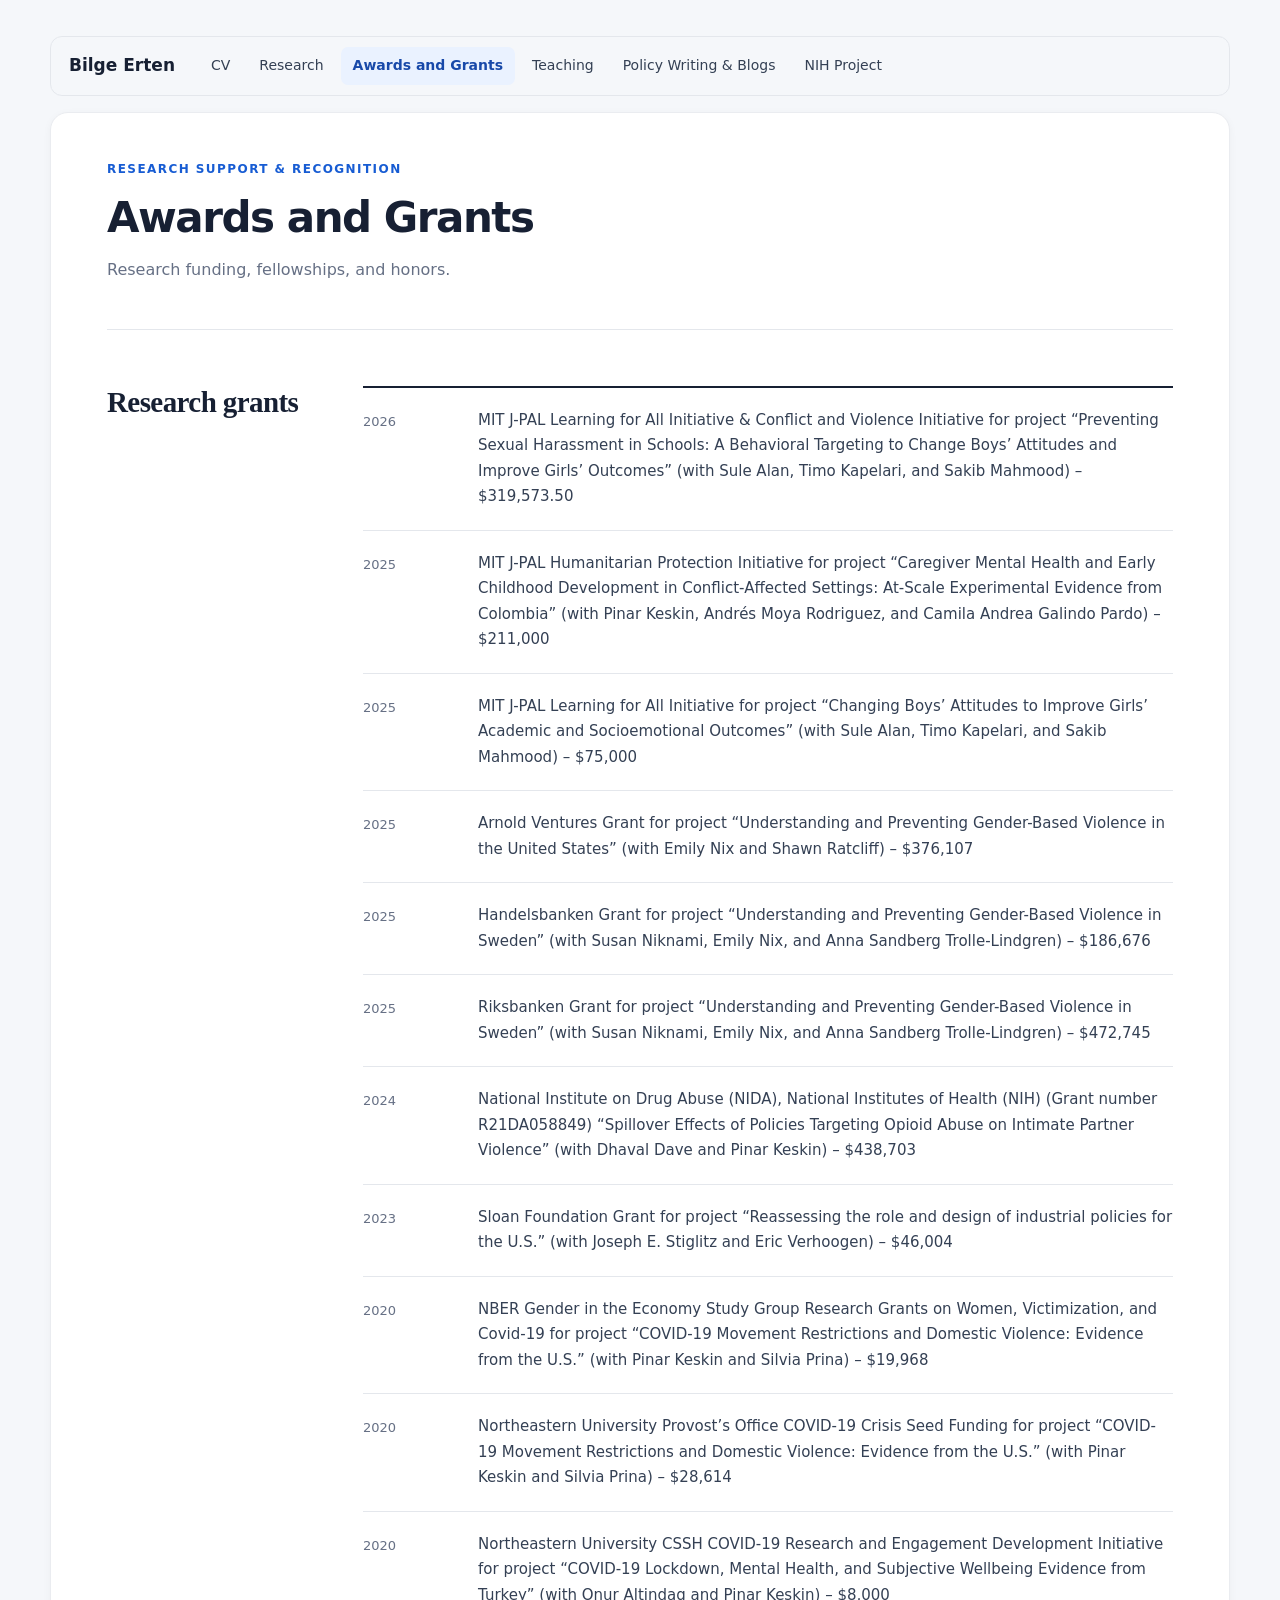
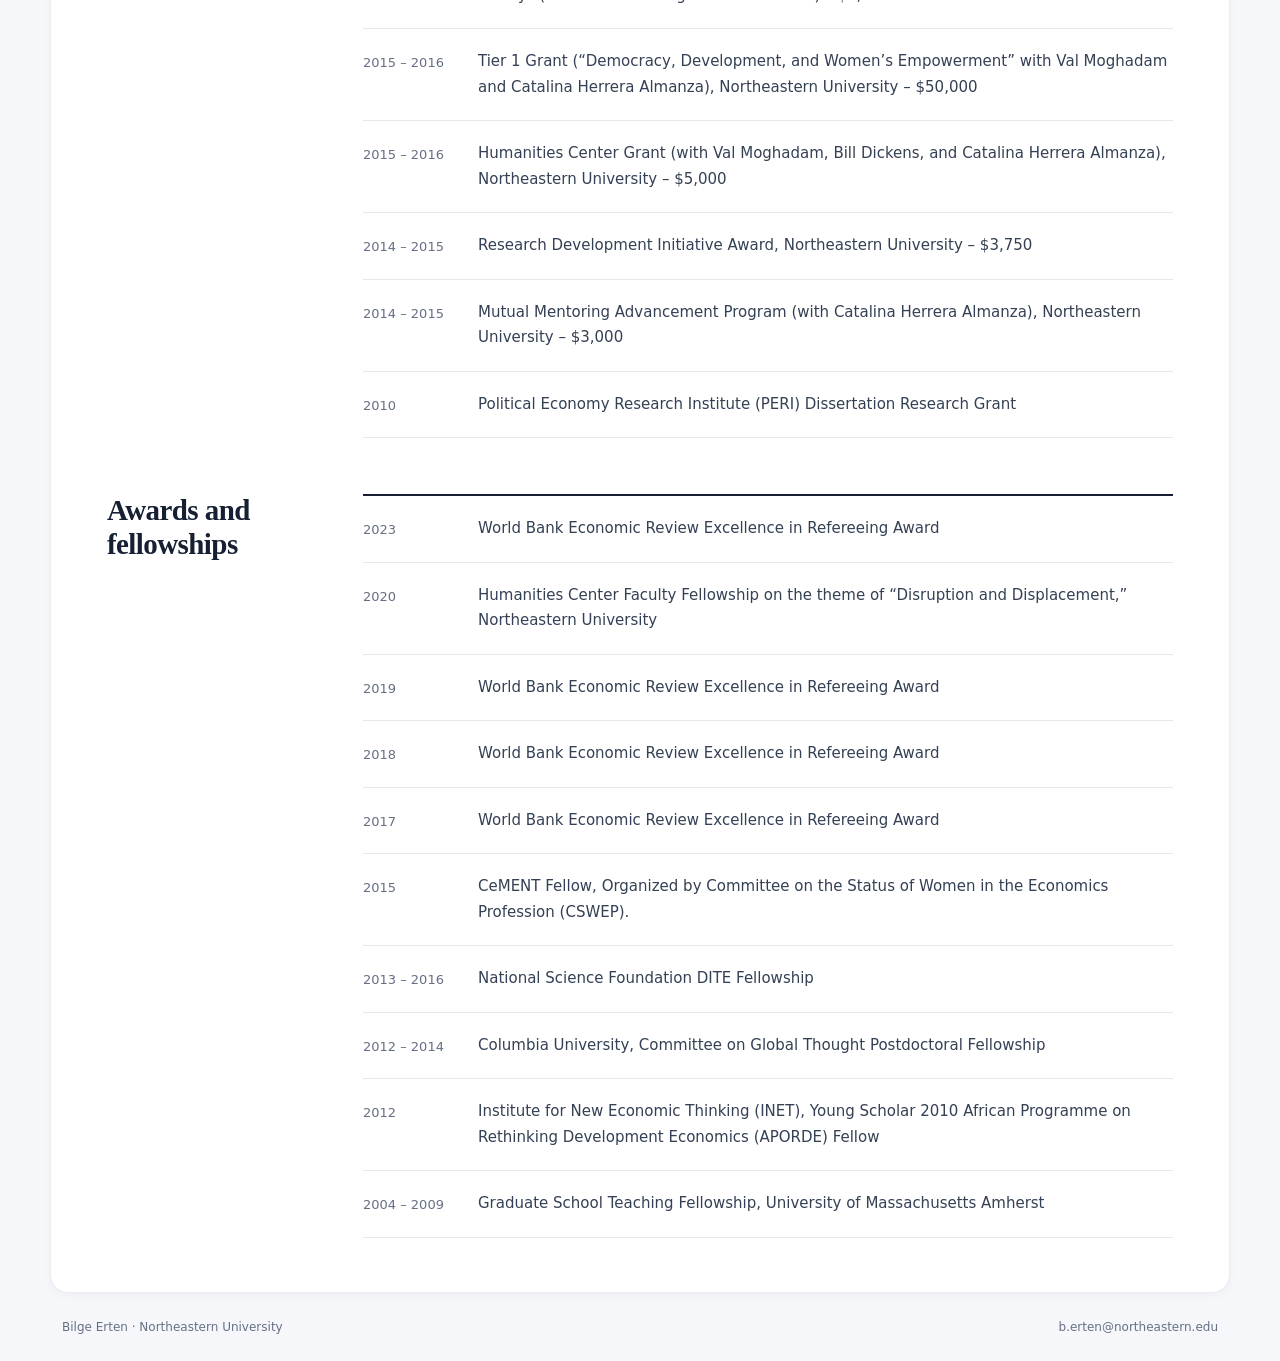
<file: awards-grants.html>
<!doctype html>
<html lang="en"><head><meta charset="utf-8"><meta name="viewport" content="width=device-width, initial-scale=1">
<title>Awards and Grants | Bilge Erten</title><meta name="description" content="Bilge Erten, Associate Professor of Economics and International Affairs at Northeastern University. Research on gender, health, and development economics.">
<link rel="icon" href="images/favicon.svg" type="image/svg+xml"><link rel="stylesheet" href="style.css?v=b6641dfdb19d"></head>
<body><a class="skip-link" href="#main">Skip to content</a><div class="site-shell">
<header class="site-header"><a class="brand" href="index.html">Bilge Erten</a><nav aria-label="Main navigation"><a href="cv.html">CV</a><a href="index.html#working-papers">Research</a><a href="awards-grants.html" aria-current="page">Awards and Grants</a><a href="teaching.html">Teaching</a><a href="policy-writing.html">Policy Writing & Blogs</a><a href="nih-project.html">NIH Project</a></nav></header>
<main id="main" class="site-main"><div class="page-heading"><p class="eyebrow">Research support & recognition</p><h1>Awards and Grants</h1><p>Research funding, fellowships, and honors.</p></div><section class="collection"><div class="collection-heading"><h2>Research grants</h2></div><dl class="timeline"><div><dt>2026</dt><dd>MIT J-PAL Learning for All Initiative &amp; Conflict and Violence Initiative for project “Preventing Sexual Harassment in Schools: A Behavioral Targeting to Change Boys’ Attitudes and Improve Girls’ Outcomes” (with Sule Alan, Timo Kapelari, and Sakib Mahmood) – $319,573.50</dd></div><div><dt>2025</dt><dd>MIT J-PAL Humanitarian Protection Initiative for project “Caregiver Mental Health and Early Childhood Development in Conflict-Affected Settings: At-Scale Experimental Evidence from Colombia” (with Pinar Keskin, Andrés Moya Rodriguez, and Camila Andrea Galindo Pardo) – $211,000</dd></div><div><dt>2025</dt><dd>MIT J-PAL Learning for All Initiative for project “Changing Boys’ Attitudes to Improve Girls’ Academic and Socioemotional Outcomes” (with Sule Alan, Timo Kapelari, and Sakib Mahmood) – $75,000</dd></div><div><dt>2025</dt><dd>Arnold Ventures Grant for project “Understanding and Preventing Gender-Based Violence in the United States” (with Emily Nix and Shawn Ratcliff) – $376,107</dd></div><div><dt>2025</dt><dd>Handelsbanken Grant for project “Understanding and Preventing Gender-Based Violence in Sweden” (with Susan Niknami, Emily Nix, and Anna Sandberg Trolle-Lindgren) – $186,676</dd></div><div><dt>2025</dt><dd>Riksbanken Grant for project “Understanding and Preventing Gender-Based Violence in Sweden” (with Susan Niknami, Emily Nix, and Anna Sandberg Trolle-Lindgren) – $472,745</dd></div><div><dt>2024</dt><dd>National Institute on Drug Abuse (NIDA), National Institutes of Health (NIH) (Grant number R21DA058849) “Spillover Effects of Policies Targeting Opioid Abuse on Intimate Partner Violence” (with Dhaval Dave and Pinar Keskin) – $438,703</dd></div><div><dt>2023</dt><dd>Sloan Foundation Grant for project “Reassessing the role and design of industrial policies for the U.S.” (with Joseph E. Stiglitz and Eric Verhoogen) – $46,004</dd></div><div><dt>2020</dt><dd>NBER Gender in the Economy Study Group Research Grants on Women, Victimization, and Covid-19 for project “COVID-19 Movement Restrictions and Domestic Violence: Evidence from the U.S.” (with Pinar Keskin and Silvia Prina) – $19,968</dd></div><div><dt>2020</dt><dd>Northeastern University Provost’s Office COVID-19 Crisis Seed Funding for project “COVID-19 Movement Restrictions and Domestic Violence: Evidence from the U.S.” (with Pinar Keskin and Silvia Prina) – $28,614</dd></div><div><dt>2020</dt><dd>Northeastern University CSSH COVID-19 Research and Engagement Development Initiative for project “COVID-19 Lockdown, Mental Health, and Subjective Wellbeing Evidence from Turkey” (with Onur Altindag and Pinar Keskin) – $8,000</dd></div><div><dt>2015 – 2016</dt><dd>Tier 1 Grant (“Democracy, Development, and Women’s Empowerment” with Val Moghadam and Catalina Herrera Almanza), Northeastern University – $50,000</dd></div><div><dt>2015 – 2016</dt><dd>Humanities Center Grant (with Val Moghadam, Bill Dickens, and Catalina Herrera Almanza), Northeastern University – $5,000</dd></div><div><dt>2014 – 2015</dt><dd>Research Development Initiative Award, Northeastern University – $3,750</dd></div><div><dt>2014 – 2015</dt><dd>Mutual Mentoring Advancement Program (with Catalina Herrera Almanza), Northeastern University – $3,000</dd></div><div><dt>2010</dt><dd>Political Economy Research Institute (PERI) Dissertation Research Grant</dd></div></dl></section><section class="collection"><div class="collection-heading"><h2>Awards and fellowships</h2></div><dl class="timeline"><div><dt>2023</dt><dd>World Bank Economic Review Excellence in Refereeing Award</dd></div><div><dt>2020</dt><dd>Humanities Center Faculty Fellowship on the theme of “Disruption and Displacement,” Northeastern University</dd></div><div><dt>2019</dt><dd>World Bank Economic Review Excellence in Refereeing Award</dd></div><div><dt>2018</dt><dd>World Bank Economic Review Excellence in Refereeing Award</dd></div><div><dt>2017</dt><dd>World Bank Economic Review Excellence in Refereeing Award</dd></div><div><dt>2015</dt><dd>CeMENT Fellow, Organized by Committee on the Status of Women in the Economics Profession (CSWEP).</dd></div><div><dt>2013 – 2016</dt><dd>National Science Foundation DITE Fellowship</dd></div><div><dt>2012 – 2014</dt><dd>Columbia University, Committee on Global Thought Postdoctoral Fellowship</dd></div><div><dt>2012</dt><dd>Institute for New Economic Thinking (INET), Young Scholar 2010 African Programme on Rethinking Development Economics (APORDE) Fellow</dd></div><div><dt>2004 – 2009</dt><dd>Graduate School Teaching Fellowship, University of Massachusetts Amherst</dd></div></dl></section></main><footer><span>Bilge Erten · Northeastern University</span><a href="mailto:b.erten@northeastern.edu">b.erten@northeastern.edu</a></footer></div></body></html>
</file>
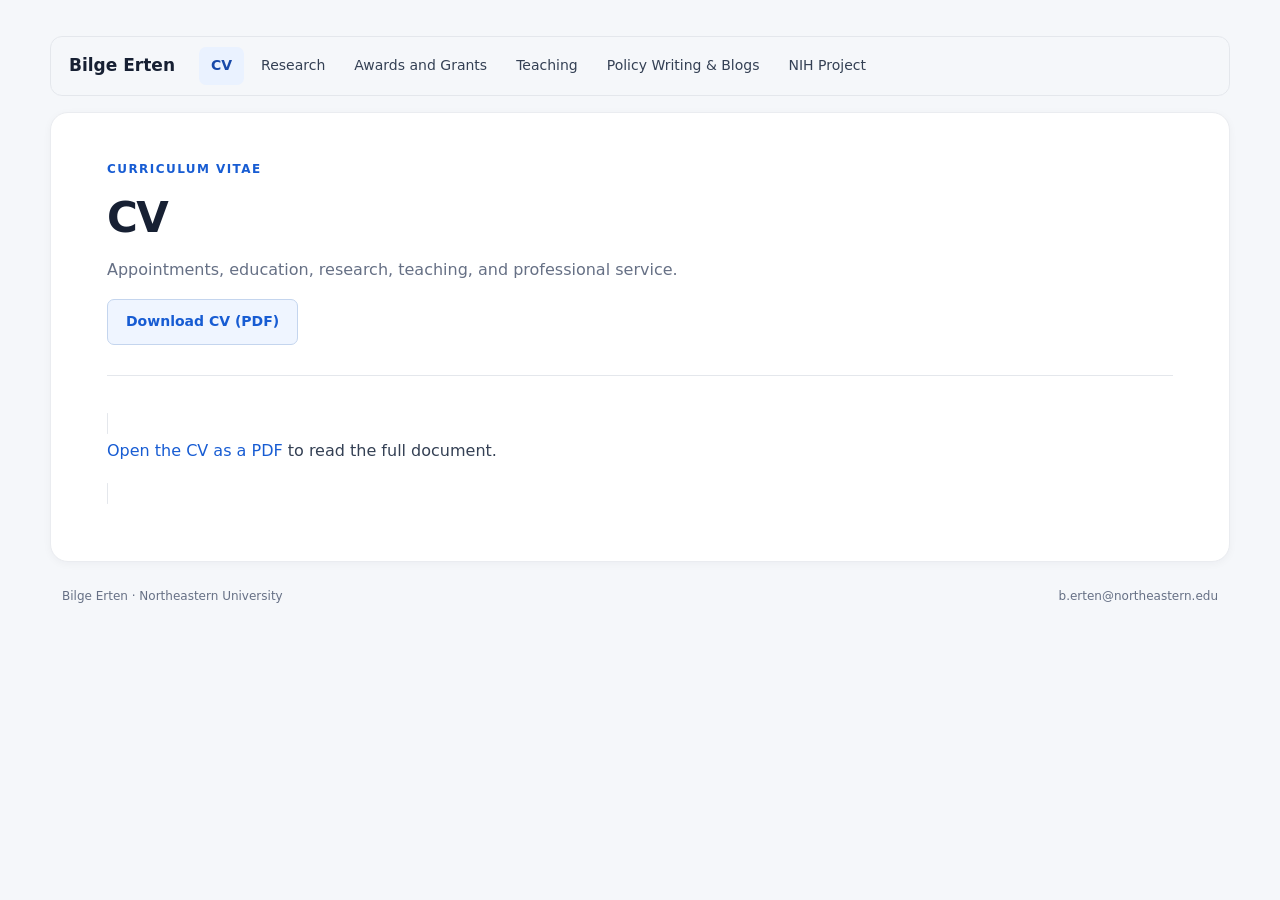
<file: cv.html>
<!doctype html>
<html lang="en"><head><meta charset="utf-8"><meta name="viewport" content="width=device-width, initial-scale=1">
<title>CV | Bilge Erten</title><meta name="description" content="Bilge Erten, Associate Professor of Economics and International Affairs at Northeastern University. Research on gender, health, and development economics.">
<link rel="icon" href="images/favicon.svg" type="image/svg+xml"><link rel="stylesheet" href="style.css?v=b6641dfdb19d"></head>
<body><a class="skip-link" href="#main">Skip to content</a><div class="site-shell">
<header class="site-header"><a class="brand" href="index.html">Bilge Erten</a><nav aria-label="Main navigation"><a href="cv.html" aria-current="page">CV</a><a href="index.html#working-papers">Research</a><a href="awards-grants.html">Awards and Grants</a><a href="teaching.html">Teaching</a><a href="policy-writing.html">Policy Writing & Blogs</a><a href="nih-project.html">NIH Project</a></nav></header>
<main id="main" class="site-main"><div class="page-heading"><p class="eyebrow">Curriculum vitae</p><h1>CV</h1><p>Appointments, education, research, teaching, and professional service.</p><a href="files/BILGEERTEN_CV.pdf" class="button">Download CV (PDF)</a></div><object class="cv-document" data="files/BILGEERTEN_CV.pdf" type="application/pdf" aria-label="Bilge Erten’s curriculum vitae"><p><a href="files/BILGEERTEN_CV.pdf">Open the CV as a PDF</a> to read the full document.</p></object></main><footer><span>Bilge Erten · Northeastern University</span><a href="mailto:b.erten@northeastern.edu">b.erten@northeastern.edu</a></footer></div></body></html>
</file>
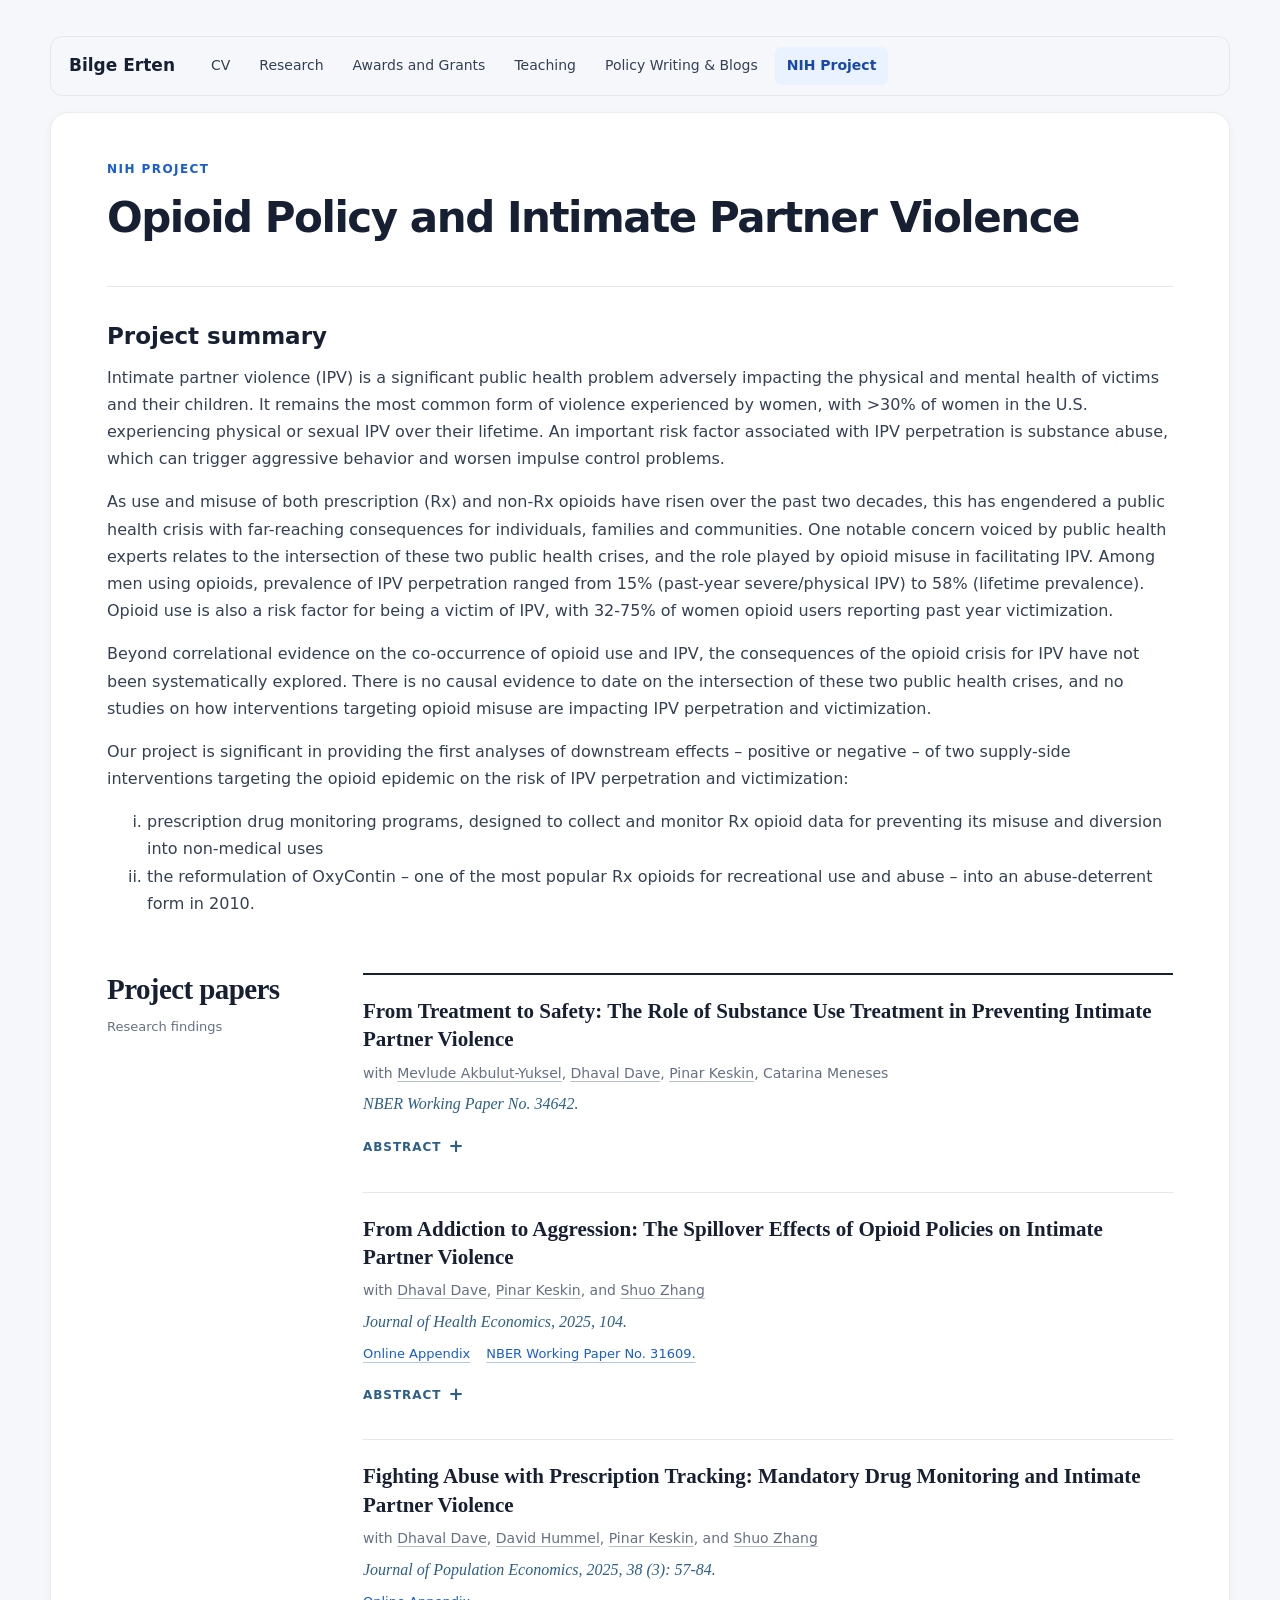
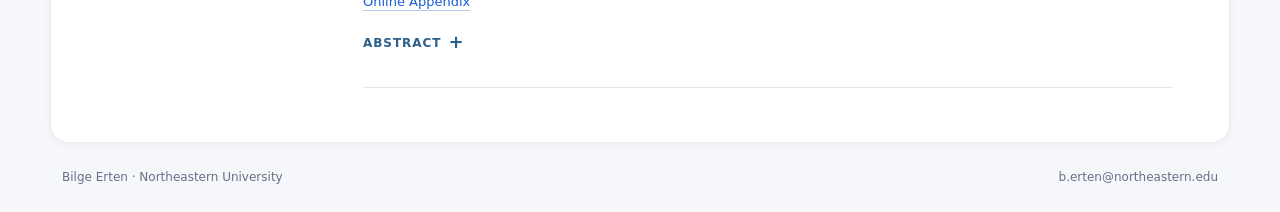
<file: nih-project.html>
<!doctype html>
<html lang="en"><head><meta charset="utf-8"><meta name="viewport" content="width=device-width, initial-scale=1">
<title>Opioid Policy and Intimate Partner Violence | Bilge Erten</title><meta name="description" content="Bilge Erten, Associate Professor of Economics and International Affairs at Northeastern University. Research on gender, health, and development economics.">
<link rel="icon" href="images/favicon.svg" type="image/svg+xml"><link rel="stylesheet" href="style.css?v=b6641dfdb19d"></head>
<body><a class="skip-link" href="#main">Skip to content</a><div class="site-shell">
<header class="site-header"><a class="brand" href="index.html">Bilge Erten</a><nav aria-label="Main navigation"><a href="cv.html">CV</a><a href="index.html#working-papers">Research</a><a href="awards-grants.html">Awards and Grants</a><a href="teaching.html">Teaching</a><a href="policy-writing.html">Policy Writing & Blogs</a><a href="nih-project.html" aria-current="page">NIH Project</a></nav></header>
<main id="main" class="site-main"><div class="page-heading"><p class="eyebrow">NIH Project</p><h1>Opioid Policy and Intimate Partner Violence</h1></div><section aria-labelledby="project-summary"><h2 id="project-summary">Project summary</h2><p>Intimate partner violence (IPV) is a significant public health problem adversely impacting the physical and mental health of victims and their children. It remains the most common form of violence experienced by women, with &gt;30% of women in the U.S. experiencing physical or sexual IPV over their lifetime. An important risk factor associated with IPV perpetration is substance abuse, which can trigger aggressive behavior and worsen impulse control problems.</p><p>As use and misuse of both prescription (Rx) and non-Rx opioids have risen over the past two decades, this has engendered a public health crisis with far-reaching consequences for individuals, families and communities. One notable concern voiced by public health experts relates to the intersection of these two public health crises, and the role played by opioid misuse in facilitating IPV. Among men using opioids, prevalence of IPV perpetration ranged from 15% (past-year severe/physical IPV) to 58% (lifetime prevalence). Opioid use is also a risk factor for being a victim of IPV, with 32-75% of women opioid users reporting past year victimization.</p><p>Beyond correlational evidence on the co-occurrence of opioid use and IPV, the consequences of the opioid crisis for IPV have not been systematically explored. There is no causal evidence to date on the intersection of these two public health crises, and no studies on how interventions targeting opioid misuse are impacting IPV perpetration and victimization.</p><p>Our project is significant in providing the first analyses of downstream effects – positive or negative – of two supply-side interventions targeting the opioid epidemic on the risk of IPV perpetration and victimization:</p><ol type="i"><li>prescription drug monitoring programs, designed to collect and monitor Rx opioid data for preventing its misuse and diversion into non-medical uses</li><li>the reformulation of OxyContin – one of the most popular Rx opioids for recreational use and abuse – into an abuse-deterrent form in 2010.</li></ol></section><section class="collection" id="project-papers"><div class="collection-heading"><h2>Project papers</h2><p>Research findings</p></div><ul class="paper-list" role="list"><li class="paper" id="from-treatment-to-safety-the-role-of-substance-use-treatment-in-preventing-intimate-partner-violence"><h3><a href="files/ADEPM_Effects%20of%20SUTs%20on%20IPV_w34642.pdf">From Treatment to Safety: The Role of Substance Use Treatment in Preventing Intimate Partner Violence</a></h3><p class="coauthors">with <a href="https://www.dal.ca/faculty/science/economics/faculty-staff/our-faculty/professors/mevlude-akbulut-yuksel.html" class="coauthor-link">Mevlude Akbulut-Yuksel</a>, <a href="https://faculty.bentley.edu/profile/ddave" class="coauthor-link">Dhaval Dave</a>, <a href="https://pinarkeskin.com/" class="coauthor-link">Pinar Keskin</a>, Catarina Meneses</p><p class="citation">NBER Working Paper No. 34642.</p><div class="resources"></div><details class="abstract"><summary>Abstract <span class="abstract-icon" aria-hidden="true"></span><span class="sr-only"> for From Treatment to Safety: The Role of Substance Use Treatment in Preventing Intimate Partner Violence</span></summary><p>Substance use is a well-established driver of intimate partner violence (IPV), with drug-related incidents posing persistent challenges for both public health and criminal justice systems. We examine how expanding access to substance use treatment (SUT) services affects IPV in the United States by leveraging variation in the opening and closing of treatment facilities at the county level. Using administrative data on IPV incidents from the National Incident-Based Reporting System at the agency level from 1998 to 2019 combined with county-level records on treatment facility information, we implement a continuous difference-in-differences research design. Our results show that adding three SUT facilities—the average annual increase per county over the sample period—reduces drug-involved IPV by about 1.5–1.7 percent. We find no evidence of significant effects on alcohol-related or non-substance-related IPV. Staggered event-study analyses confirm parallel outcome trends, across treated and non-treated counties, prior to net facility openings and lend support to a causal interpretation of the estimates. Related evidence from SUT admissions drawn from the Treatment Episode Data Set (TEDS) shows that new centers significantly raise treatment entry, particularly among men, consistent with reduced perpetration driving the observed decline in IPV exposure. Our findings highlight the role of health services infrastructure in shaping violence-related outcomes and underscore the broader public safety benefits of investment in treatment access.</p></details></li><li class="paper" id="from-addiction-to-aggression-the-spillover-effects-of-opioid-policies-on-intimate-partner-violence"><h3><a href="files/Dave_Erten_Keskin_Zhang_JHE_2025.pdf">From Addiction to Aggression: The Spillover Effects of Opioid Policies on Intimate Partner Violence</a></h3><p class="coauthors">with <a href="https://faculty.bentley.edu/profile/ddave" class="coauthor-link">Dhaval Dave</a>, <a href="https://pinarkeskin.com/" class="coauthor-link">Pinar Keskin</a>, and <a href="https://www.shuo-zhang.com/" class="coauthor-link">Shuo Zhang</a></p><p class="citation">Journal of Health Economics, 2025, 104.</p><div class="resources"><a href="files/Dave_Erten_Keskin_Zhang_JHE_2025_Online_Appendix.pdf">Online Appendix</a><a href="https://www.nber.org/papers/w31609">NBER Working Paper No. 31609.</a></div><details class="abstract"><summary>Abstract <span class="abstract-icon" aria-hidden="true"></span><span class="sr-only"> for From Addiction to Aggression: The Spillover Effects of Opioid Policies on Intimate Partner Violence</span></summary><p>Substance abuse is a major risk factor for intimate partner violence (IPV). We investigate how a key supply-side intervention – the abuse-deterrent reformulation of a widely-diverted opioid, OxyContin – affected IPV. Our results indicate counties with greater baseline rates of prescription opioid usage experienced relatively larger declines in IPV after OxyContin’s reformulation. The reformulation reduced IPV only in states with smaller illicit drug markets, while states with larger illicit drug markets experienced increased heroin-involved IPV due to substitution towards illicit opioids. Our results underscore the importance of identifying populations at high risk of substitution to illicit opioids and moderating this risk with evidence-based policies.</p></details></li><li class="paper" id="fighting-abuse-with-prescription-tracking-mandatory-drug-monitoring-and-intimate-partner-violence"><h3><a href="files/Dave_Erten_Hummel_Keskin_Zhang_PDMP_IPV_2025.pdf">Fighting Abuse with Prescription Tracking: Mandatory Drug Monitoring and Intimate Partner Violence</a></h3><p class="coauthors">with <a href="https://faculty.bentley.edu/profile/ddave" class="coauthor-link">Dhaval Dave</a>, <a href="https://dwh3.phd/" class="coauthor-link">David Hummel</a>, <a href="https://pinarkeskin.com/" class="coauthor-link">Pinar Keskin</a>, and <a href="https://www.shuo-zhang.com/" class="coauthor-link">Shuo Zhang</a></p><p class="citation">Journal of Population Economics, 2025, 38 (3): 57-84.</p><div class="resources"><a href="files/Dave_Erten_Hummel_Keskin_Zhang_PDMP_IPV_2025_Appendix.pdf">Online Appendix</a></div><details class="abstract"><summary>Abstract <span class="abstract-icon" aria-hidden="true"></span><span class="sr-only"> for Fighting Abuse with Prescription Tracking: Mandatory Drug Monitoring and Intimate Partner Violence</span></summary><p>The opioid crisis generates broader societal harms beyond direct health and economic effects, impacting non-users through adverse spillovers on children, families, and communities. We study the spillover effects of a supply-side policy aimed at reducing overprescription of opioids on women’s well-being by examining its effects on intimate partner violence (IPV) in the United States. Using administrative data on incidents reported to law enforcement, in conjunction with quasi-experimental variation in the adoption of stringent mandatory-access prescription drug monitoring programs, we find that these policies generate a downstream benefit for women by significantly reducing their overall exposure to IPV and IPV-involved injuries by 9 to 10%. The strongest effects are experienced by groups with higher rates of opioid consumption at baseline, including non-Hispanic Whites. Our findings also show a significant increase in heroin-involved IPV incidents, suggesting substitution into illicit drug consumption. However, since heroin-related IPV accounts for less than 1% of all incidents, its increase among highly opioid-dependent individuals does not offset the overall decline in total IPV incidents in affected states. Our results highlight the need to identify high-risk groups prone to switching to illicit opioids and to address this risk through evidence-based policies.</p></details></li></ul></section></main><footer><span>Bilge Erten · Northeastern University</span><a href="mailto:b.erten@northeastern.edu">b.erten@northeastern.edu</a></footer></div></body></html>
</file>
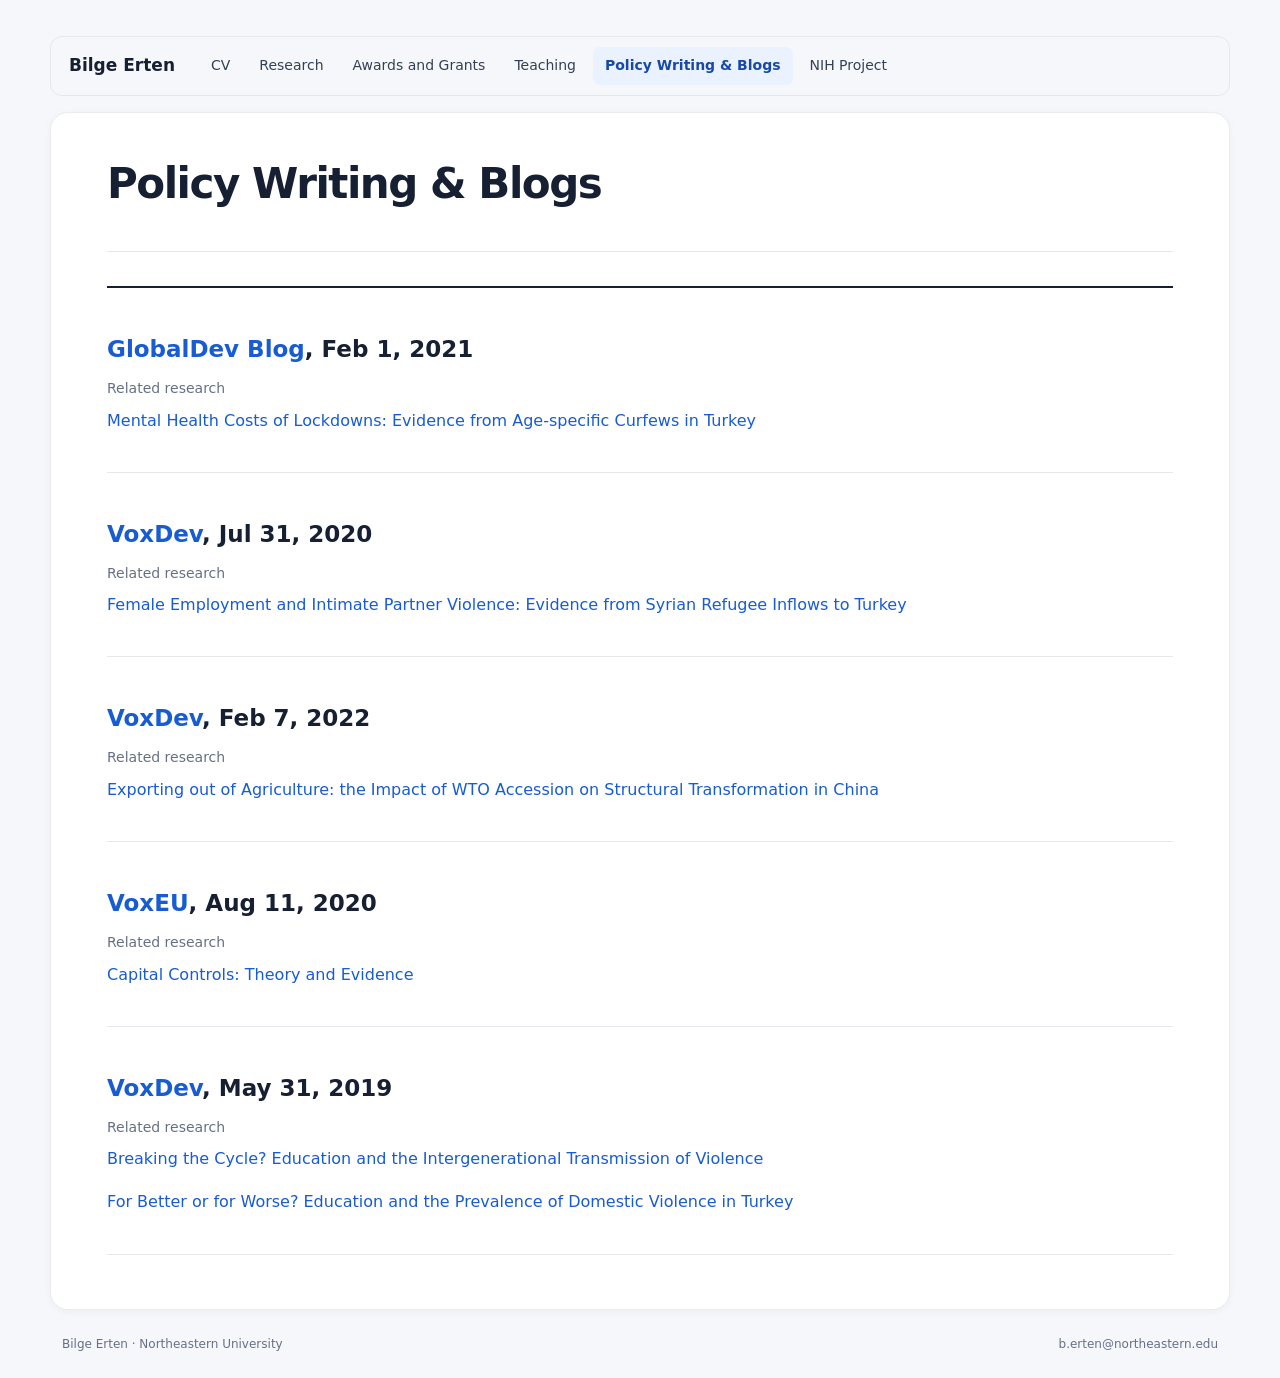
<file: policy-writing.html>
<!doctype html>
<html lang="en"><head><meta charset="utf-8"><meta name="viewport" content="width=device-width, initial-scale=1">
<title>Policy Writing &amp; Blogs | Bilge Erten</title><meta name="description" content="Bilge Erten, Associate Professor of Economics and International Affairs at Northeastern University. Research on gender, health, and development economics.">
<link rel="icon" href="images/favicon.svg" type="image/svg+xml"><link rel="stylesheet" href="style.css?v=b6641dfdb19d"></head>
<body><a class="skip-link" href="#main">Skip to content</a><div class="site-shell">
<header class="site-header"><a class="brand" href="index.html">Bilge Erten</a><nav aria-label="Main navigation"><a href="cv.html">CV</a><a href="index.html#working-papers">Research</a><a href="awards-grants.html">Awards and Grants</a><a href="teaching.html">Teaching</a><a href="policy-writing.html" aria-current="page">Policy Writing & Blogs</a><a href="nih-project.html">NIH Project</a></nav></header>
<main id="main" class="site-main"><div class="page-heading"><h1>Policy Writing &amp; Blogs</h1></div><ul class="paper-list" role="list"><li class="paper"><h2><a href="https://globaldev.blog/mental-health-costs-lockdowns-evidence-curfews-turkey/">GlobalDev Blog</a>, <time datetime="2021-02-01">Feb 1, 2021</time></h2><p class="coauthors">Related research</p><p><a href="index.html#mental-health-costs-of-lockdowns-evidence-from-age-specific-curfews-in-turkey">Mental Health Costs of Lockdowns: Evidence from Age-specific Curfews in Turkey</a></p></li><li class="paper"><h2><a href="https://www.voxdev.org/topic/labour-markets/female-employment-and-intimate-partner-violence-turkey">VoxDev</a>, <time datetime="2020-07-31">Jul 31, 2020</time></h2><p class="coauthors">Related research</p><p><a href="index.html#female-employment-and-intimate-partner-violence-evidence-from-syrian-refugee-inflows-to-turkey">Female Employment and Intimate Partner Violence: Evidence from Syrian Refugee Inflows to Turkey</a></p></li><li class="paper"><h2><a href="https://voxdev.org/topic/trade/impact-wto-accession-structural-transformation-china">VoxDev</a>, <time datetime="2022-02-07">Feb 7, 2022</time></h2><p class="coauthors">Related research</p><p><a href="index.html#exporting-out-of-agriculture-the-impact-of-wto-accession-on-structural-transformation-in-china">Exporting out of Agriculture: the Impact of WTO Accession on Structural Transformation in China</a></p></li><li class="paper"><h2><a href="https://cepr.org/voxeu/columns/managing-capital-flows-emerging-markets">VoxEU</a>, <time datetime="2020-08-11">Aug 11, 2020</time></h2><p class="coauthors">Related research</p><p><a href="index.html#capital-controls-theory-and-evidence">Capital Controls: Theory and Evidence</a></p></li><li class="paper"><h2><a href="https://www.voxdev.org/topic/education/education-and-domestic-violence-turkey">VoxDev</a>, <time datetime="2019-05-31">May 31, 2019</time></h2><p class="coauthors">Related research</p><p><a href="index.html#breaking-the-cycle-education-and-the-intergenerational-transmission-of-violence">Breaking the Cycle? Education and the Intergenerational Transmission of Violence</a></p><p><a href="index.html#for-better-or-for-worse-education-and-the-prevalence-of-domestic-violence-in-turkey">For Better or for Worse? Education and the Prevalence of Domestic Violence in Turkey</a></p></li></ul></main><footer><span>Bilge Erten · Northeastern University</span><a href="mailto:b.erten@northeastern.edu">b.erten@northeastern.edu</a></footer></div></body></html>
</file>
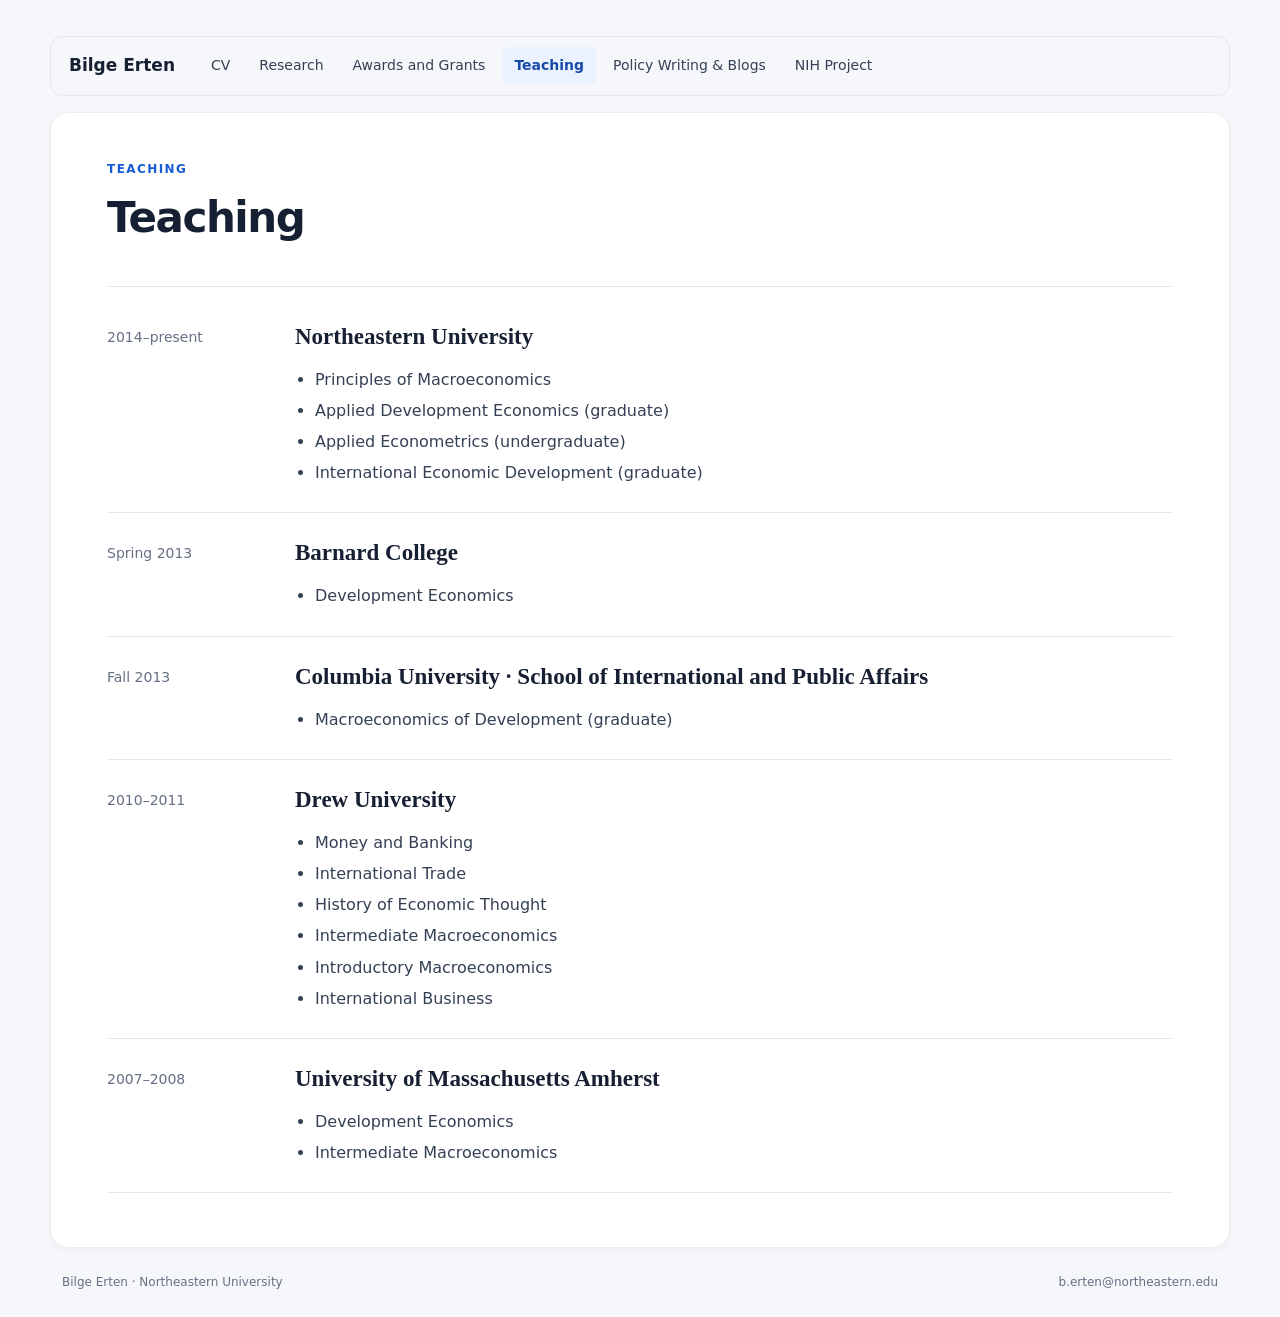
<file: teaching.html>
<!doctype html>
<html lang="en"><head><meta charset="utf-8"><meta name="viewport" content="width=device-width, initial-scale=1">
<title>Teaching | Bilge Erten</title><meta name="description" content="Bilge Erten, Associate Professor of Economics and International Affairs at Northeastern University. Research on gender, health, and development economics.">
<link rel="icon" href="images/favicon.svg" type="image/svg+xml"><link rel="stylesheet" href="style.css?v=b6641dfdb19d"></head>
<body><a class="skip-link" href="#main">Skip to content</a><div class="site-shell">
<header class="site-header"><a class="brand" href="index.html">Bilge Erten</a><nav aria-label="Main navigation"><a href="cv.html">CV</a><a href="index.html#working-papers">Research</a><a href="awards-grants.html">Awards and Grants</a><a href="teaching.html" aria-current="page">Teaching</a><a href="policy-writing.html">Policy Writing & Blogs</a><a href="nih-project.html">NIH Project</a></nav></header>
<main id="main" class="site-main"><div class="page-heading"><p class="eyebrow">Teaching</p><h1>Teaching</h1></div><div class="teaching-list"><section class="course-group"><p class="year">2014–present</p><div><h2>Northeastern University</h2><ul><li>Principles of Macroeconomics</li><li>Applied Development Economics (graduate)</li><li>Applied Econometrics (undergraduate)</li><li>International Economic Development (graduate)</li></ul></div></section><section class="course-group"><p class="year">Spring 2013</p><div><h2>Barnard College</h2><ul><li>Development Economics</li></ul></div></section><section class="course-group"><p class="year">Fall 2013</p><div><h2>Columbia University · School of International and Public Affairs</h2><ul><li>Macroeconomics of Development (graduate)</li></ul></div></section><section class="course-group"><p class="year">2010–2011</p><div><h2>Drew University</h2><ul><li>Money and Banking</li><li>International Trade</li><li>History of Economic Thought</li><li>Intermediate Macroeconomics</li><li>Introductory Macroeconomics</li><li>International Business</li></ul></div></section><section class="course-group"><p class="year">2007–2008</p><div><h2>University of Massachusetts Amherst</h2><ul><li>Development Economics</li><li>Intermediate Macroeconomics</li></ul></div></section></div></main><footer><span>Bilge Erten · Northeastern University</span><a href="mailto:b.erten@northeastern.edu">b.erten@northeastern.edu</a></footer></div></body></html>
</file>
<file: style.css>
:root{--ink:#172033;--text:#344054;--muted:#667085;--line:#e4e7ec;--accent:#175cd3;--wash:#f5f7fa;color-scheme:light}
*{box-sizing:border-box}html{scroll-behavior:smooth;scroll-padding-top:110px}
body{margin:0;background:var(--wash);color:var(--text);font:16px/1.7 Inter,ui-sans-serif,system-ui,-apple-system,"Segoe UI",sans-serif}
a{color:var(--accent);text-decoration:none;text-underline-offset:4px}a:hover{text-decoration:underline}a:focus-visible,object:focus-visible{outline:3px solid #84adff;outline-offset:4px}
.site-shell{width:min(1180px,calc(100% - 40px));margin:auto;padding:36px 0 24px}
.site-header{position:sticky;top:12px;z-index:10;display:flex;justify-content:flex-start;align-items:center;gap:24px;margin-bottom:16px;padding:10px 18px;background:rgba(245,247,250,.97);border:1px solid var(--line);border-radius:12px;backdrop-filter:blur(10px)}
.brand{color:var(--ink);font-size:17px;font-weight:750;white-space:nowrap}nav{display:flex;flex-wrap:wrap;gap:5px}nav a{display:block;padding:7px 12px;border-radius:7px;font-size:14px;color:var(--text);font-weight:500}nav a:hover{background:#e9eef5;text-decoration:none}nav a[aria-current=page]{background:#eaf2ff;color:#1849a9;font-weight:650}
.site-main{background:#fff;border:1px solid #eaecf0;border-radius:18px;box-shadow:0 2px 8px rgb(16 24 40/.04);padding:46px 56px 54px}h1,h2,h3{color:var(--ink)}h1{font-size:42px;letter-spacing:-.035em;line-height:1.2;margin:0 0 24px}h2{font-size:23px;line-height:1.35;margin:24px 0 12px}p{margin:0 0 16px}
.portrait{display:block;width:200px;height:200px;object-fit:cover;object-position:center 28%;border:4px solid white;border-radius:50%;box-shadow:0 5px 18px rgb(16 24 40/.12);margin:0 0 28px}.profile h2{margin-top:0}
.profile-links{display:flex;flex-wrap:wrap;align-items:center;gap:6px 0;margin-top:20px;font-size:15px}.profile-links a+a:before{content:'·';display:inline-block;margin:0 12px;color:#98a2b3}
.featured{margin:30px 0 48px;padding:20px;border:1px solid #dbe5f5;border-radius:14px;background:#f8faff}.featured h2{margin:0 0 14px;font-size:19px}.featured ul{display:grid;grid-template-columns:repeat(3,minmax(0,1fr));gap:12px;padding:0;margin:0 0 14px;list-style:none}.featured li{display:flex;flex-direction:column;gap:10px;padding:16px;background:#fff;border:1px solid var(--line);border-radius:10px;line-height:1.5}.featured li>a{font-weight:600;font-size:15px}.featured li span{font-size:12px;color:var(--muted)}.browse{font-size:14px;font-weight:600}.browse span{margin-left:6px}
.collection{display:grid;grid-template-columns:220px minmax(0,1fr);gap:36px;margin-top:56px}.collection-heading h2{font:600 29px/1.15 Georgia,"Times New Roman",serif;letter-spacing:-.02em;margin:0 0 10px}.collection-heading p{font-size:13px;color:var(--muted)}
.paper-list{list-style:none;margin:0;padding:0;border-top:2px solid var(--ink)}.paper{padding:22px 0;border-bottom:1px solid var(--line)}.paper h3{font:600 21px/1.35 Georgia,"Times New Roman",serif;margin:0 0 8px;text-wrap:pretty}.paper h3 a{color:var(--ink)}.paper h3 a:hover{color:var(--accent)}.coauthors{font-size:14px;line-height:1.6;color:var(--muted);margin:0 0 7px}.citation{font:italic 16px/1.6 Georgia,"Times New Roman",serif;color:#2c5f8a;margin:0 0 9px}.resources{display:flex;gap:5px 16px;flex-wrap:wrap;font-size:13px}.resources:empty{display:none}.resources a{text-decoration:underline;text-decoration-color:#b4c9e8}
.page-heading{padding-bottom:30px;border-bottom:1px solid var(--line);margin-bottom:34px}.page-heading h1{margin-bottom:12px}.page-heading p:not(.eyebrow){color:var(--muted)}.eyebrow{font-size:12px;font-weight:650;letter-spacing:.12em;text-transform:uppercase;color:var(--accent);margin-bottom:14px}.button{display:inline-block;padding:10px 18px;border:1px solid #c4d5ee;background:#eff5ff;border-radius:7px;font-size:14px;font-weight:600}.cv-document{width:100%;height:1000px;max-height:80vh;border:1px solid var(--line);border-radius:8px}
.timeline{margin:0;border-top:2px solid var(--ink)}.timeline>div{display:grid;grid-template-columns:95px minmax(0,1fr);gap:20px;padding:20px 0;border-bottom:1px solid var(--line)}.timeline dt{color:var(--muted);font-size:13px;font-variant-numeric:tabular-nums;padding-top:3px}.timeline dd{margin:0;font-size:15px}
.course-group{display:grid;grid-template-columns:160px minmax(0,1fr);gap:28px;padding:24px 0;border-bottom:1px solid var(--line)}.course-group:first-child{padding-top:0}.course-group h2{margin:0 0 12px;font:600 23px/1.35 Georgia,serif}.course-group ul{padding-left:20px;margin:0}.course-group li{padding:2px 0}.year{font-size:14px;color:var(--muted);margin-top:5px}
footer{display:flex;flex-wrap:wrap;justify-content:space-between;gap:12px;margin-top:24px;padding:0 12px;font-size:12px;color:var(--muted)}footer a{color:var(--muted)}.skip-link{position:fixed;top:-80px;left:16px;z-index:100;padding:10px 16px;background:#fff;border:2px solid var(--accent);border-radius:6px}.skip-link:focus{top:10px}
@media(max-width:850px){.site-shell{width:calc(100% - 24px);padding-top:16px}.site-main{padding:32px 28px}.site-header{gap:8px;align-items:flex-start;flex-direction:column}.site-header nav{width:100%}nav a{padding:7px 10px}.collection{grid-template-columns:1fr;gap:16px;margin-top:42px}.collection-heading p{margin-bottom:0}.featured ul{grid-template-columns:1fr}.featured li{gap:5px}.course-group{grid-template-columns:120px minmax(0,1fr)}}
@media(max-width:480px){.site-main{padding:28px 20px}h1{font-size:36px}.site-header{padding:10px}nav{gap:2px}nav a{font-size:12px;padding:7px 8px}.portrait{width:170px;height:170px}.featured{padding:14px}.paper h3{font-size:20px}.timeline>div{grid-template-columns:1fr;gap:5px}.course-group{grid-template-columns:1fr;gap:8px}.year{margin:0}.profile-links{font-size:13px}}
@media(prefers-reduced-motion:reduce){html{scroll-behavior:auto}}

/* Native abstract disclosures work without JavaScript. */
.abstract{margin-top:8px}.abstract summary{display:inline-flex;align-items:center;gap:7px;min-height:44px;cursor:pointer;list-style:none;font-size:12px;font-weight:650;letter-spacing:.08em;text-transform:uppercase;color:#2c5f8a}.abstract summary::-webkit-details-marker{display:none}.abstract summary:focus-visible{outline:3px solid #84adff;outline-offset:4px}.abstract-icon::before{content:"+";font-size:18px;line-height:1}.abstract[open] .abstract-icon::before{content:"−"}.abstract>p{font-size:15px;line-height:1.7;color:#46505a;max-width:70ch;margin:0 0 16px}.abstract .abstract-note{font-size:12px;color:var(--muted);margin-bottom:10px}.sr-only{position:absolute;width:1px;height:1px;padding:0;margin:-1px;overflow:hidden;clip:rect(0,0,0,0);white-space:nowrap;border:0}

.coauthor-link{color:inherit;text-decoration:underline;text-decoration-color:#b5bdc5;text-underline-offset:3px}.coauthor-link:hover{color:var(--accent);text-decoration-color:currentColor}
</file>
